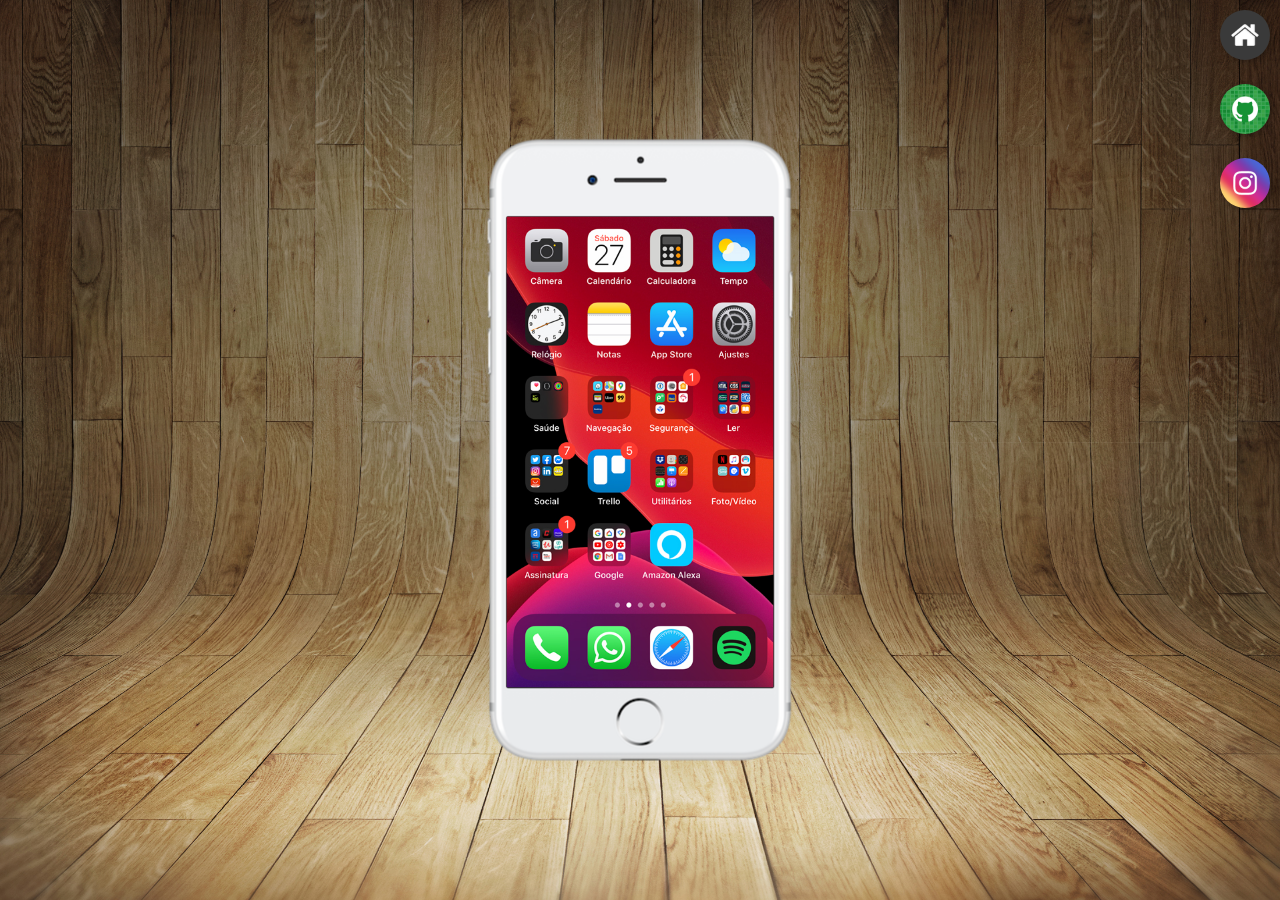
<file: index.html>
<!DOCTYPE html>
<html lang="pt-br">
<head>
    <meta charset="UTF-8">
    <meta name="viewport" content="width=device-width, initial-scale=1.0">
    <link rel="shortcut icon" href="favicon.ico" type="image/x-icon">
    <title>Projeto Redes Sociais</title>
    <link rel="stylesheet" href="estilos/style.css">
</head>
<body>
    <main>
        <section id="telefone">
            <iframe src="home.html" name="tela" id="tela" frameborder="0">
                Seu navegador não é compatível com isso.
            </iframe>
        </section>

        <section id="redes-sociais">
            <a href="home.html" target="tela"><img src="imagens/logo-home.jpg" alt=""></a> <br>
            <a href="github.html" target="tela"><img src="imagens/logo-github.jpg" alt=""></a> <br>
            <a href="instagram.html" target="tela"><img src="imagens/logo-instagram.jpg" alt=""></a> <br>
        </section>
    </main>
</body>
</html>
</file>
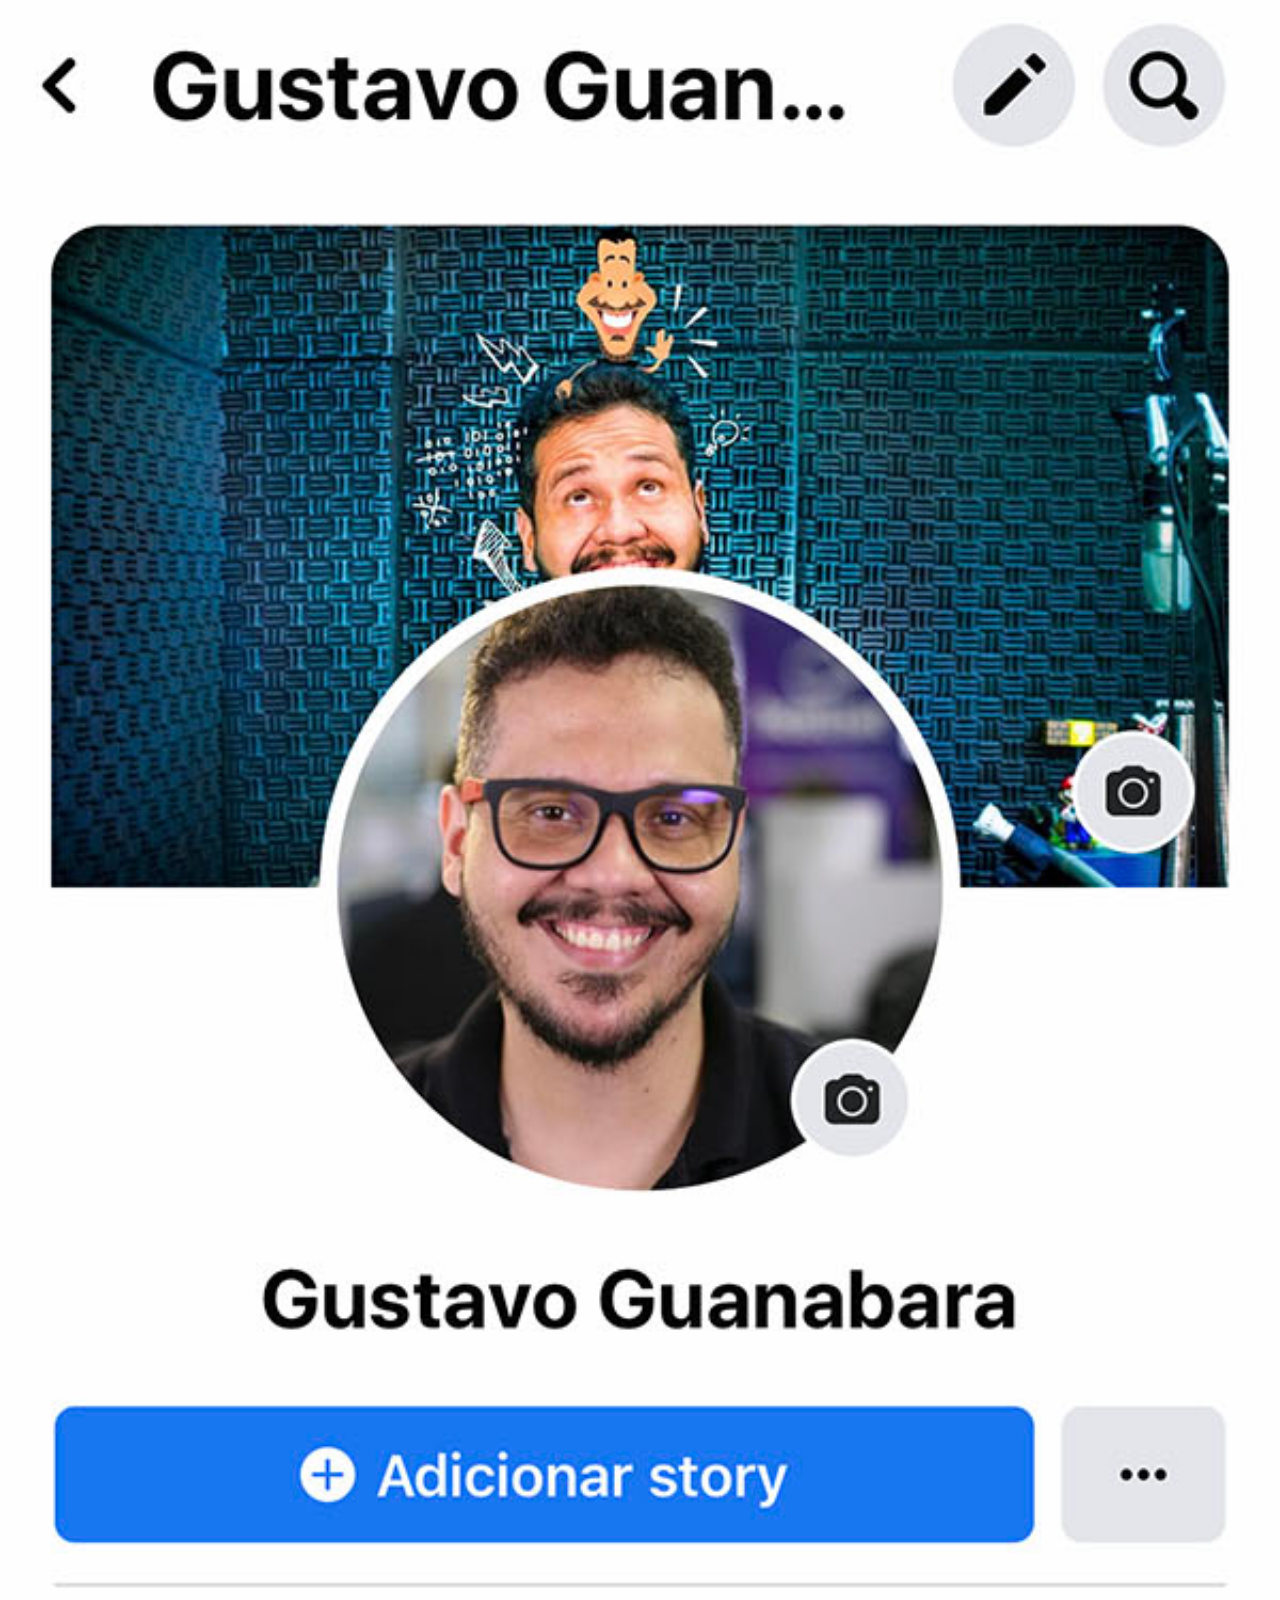
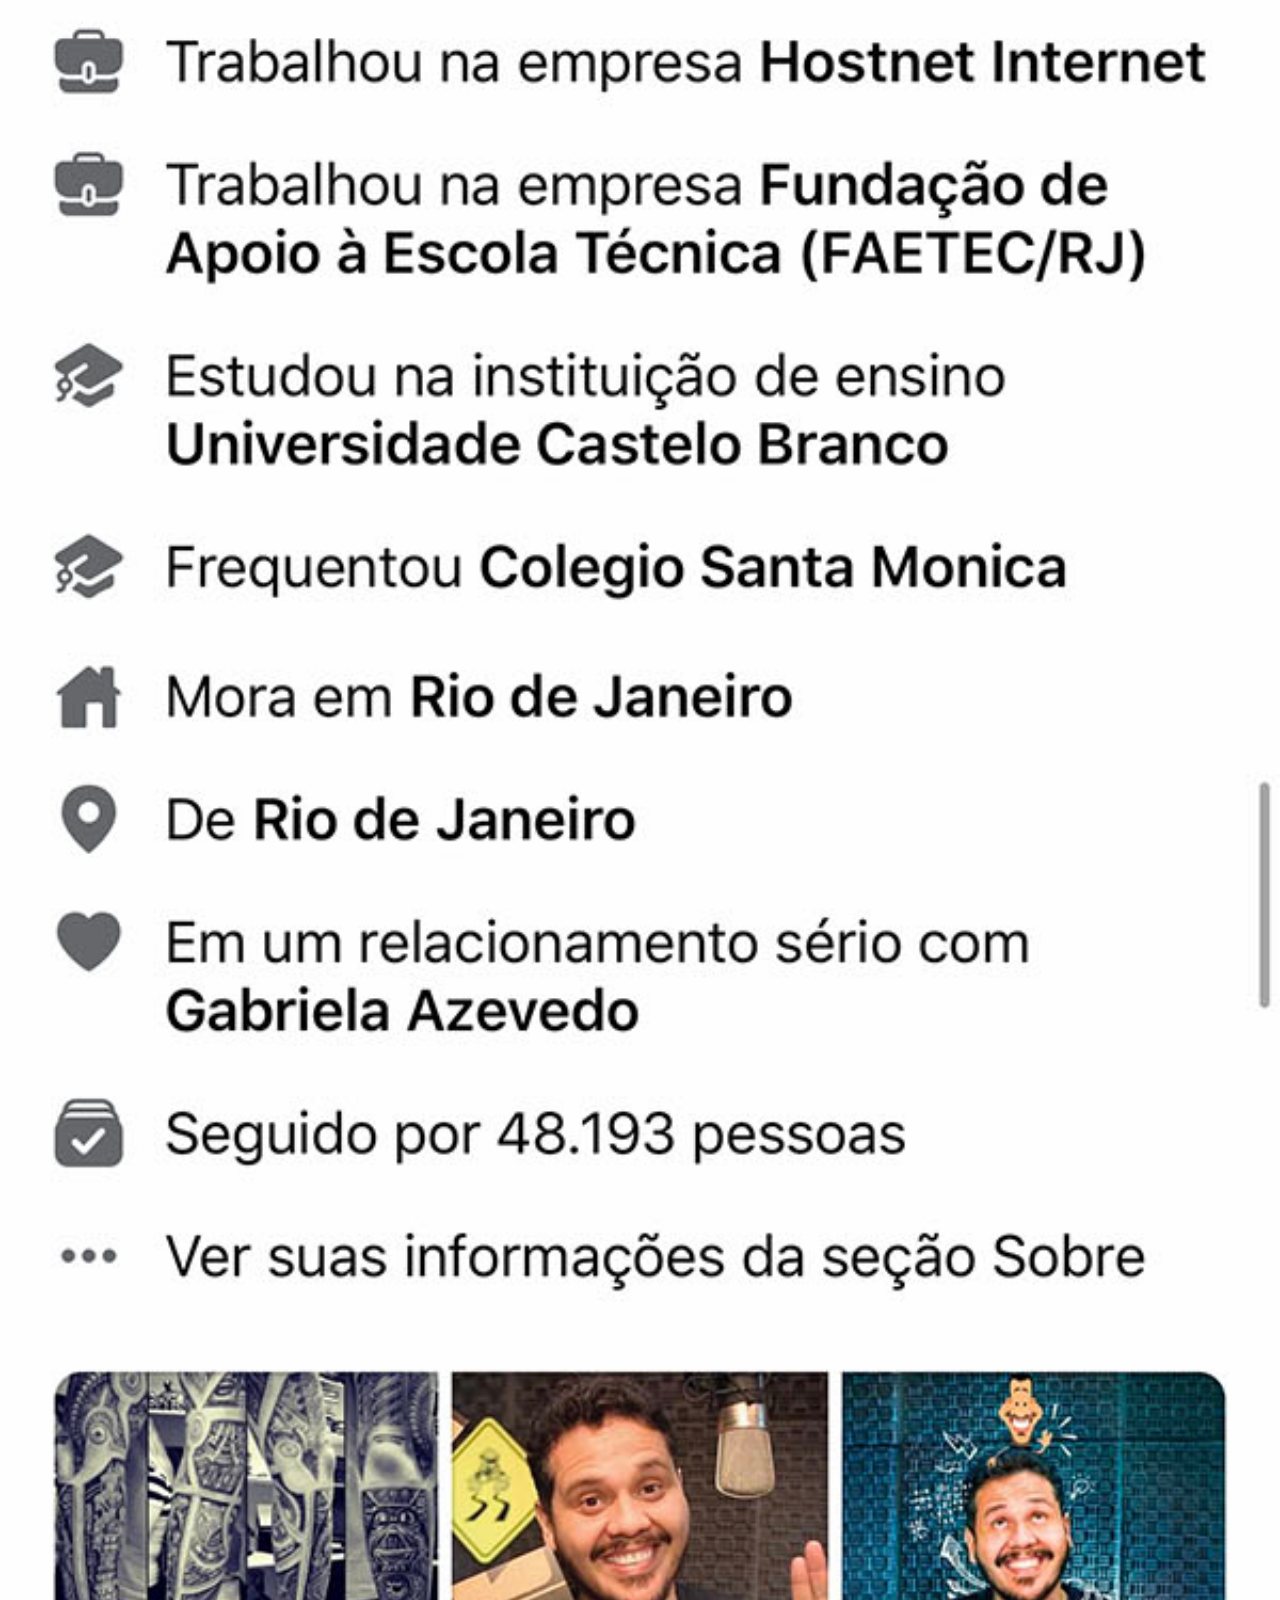
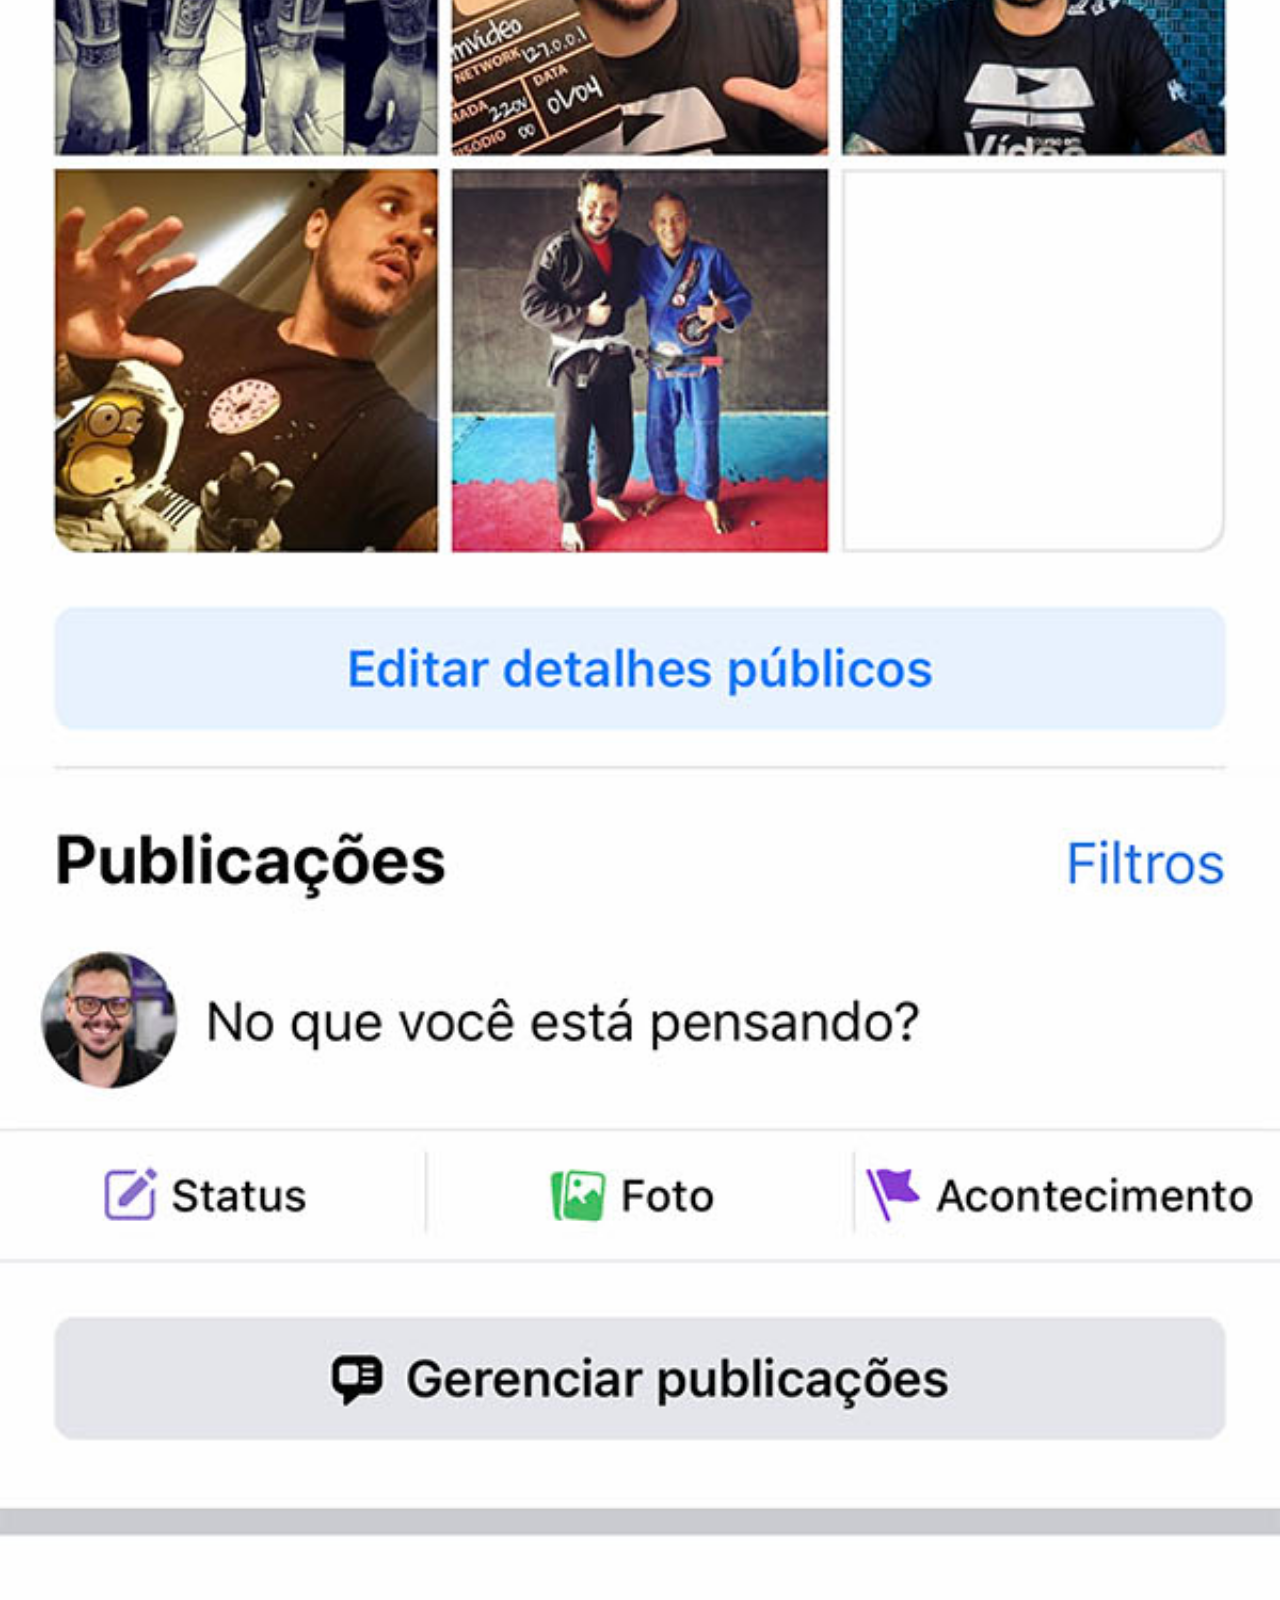
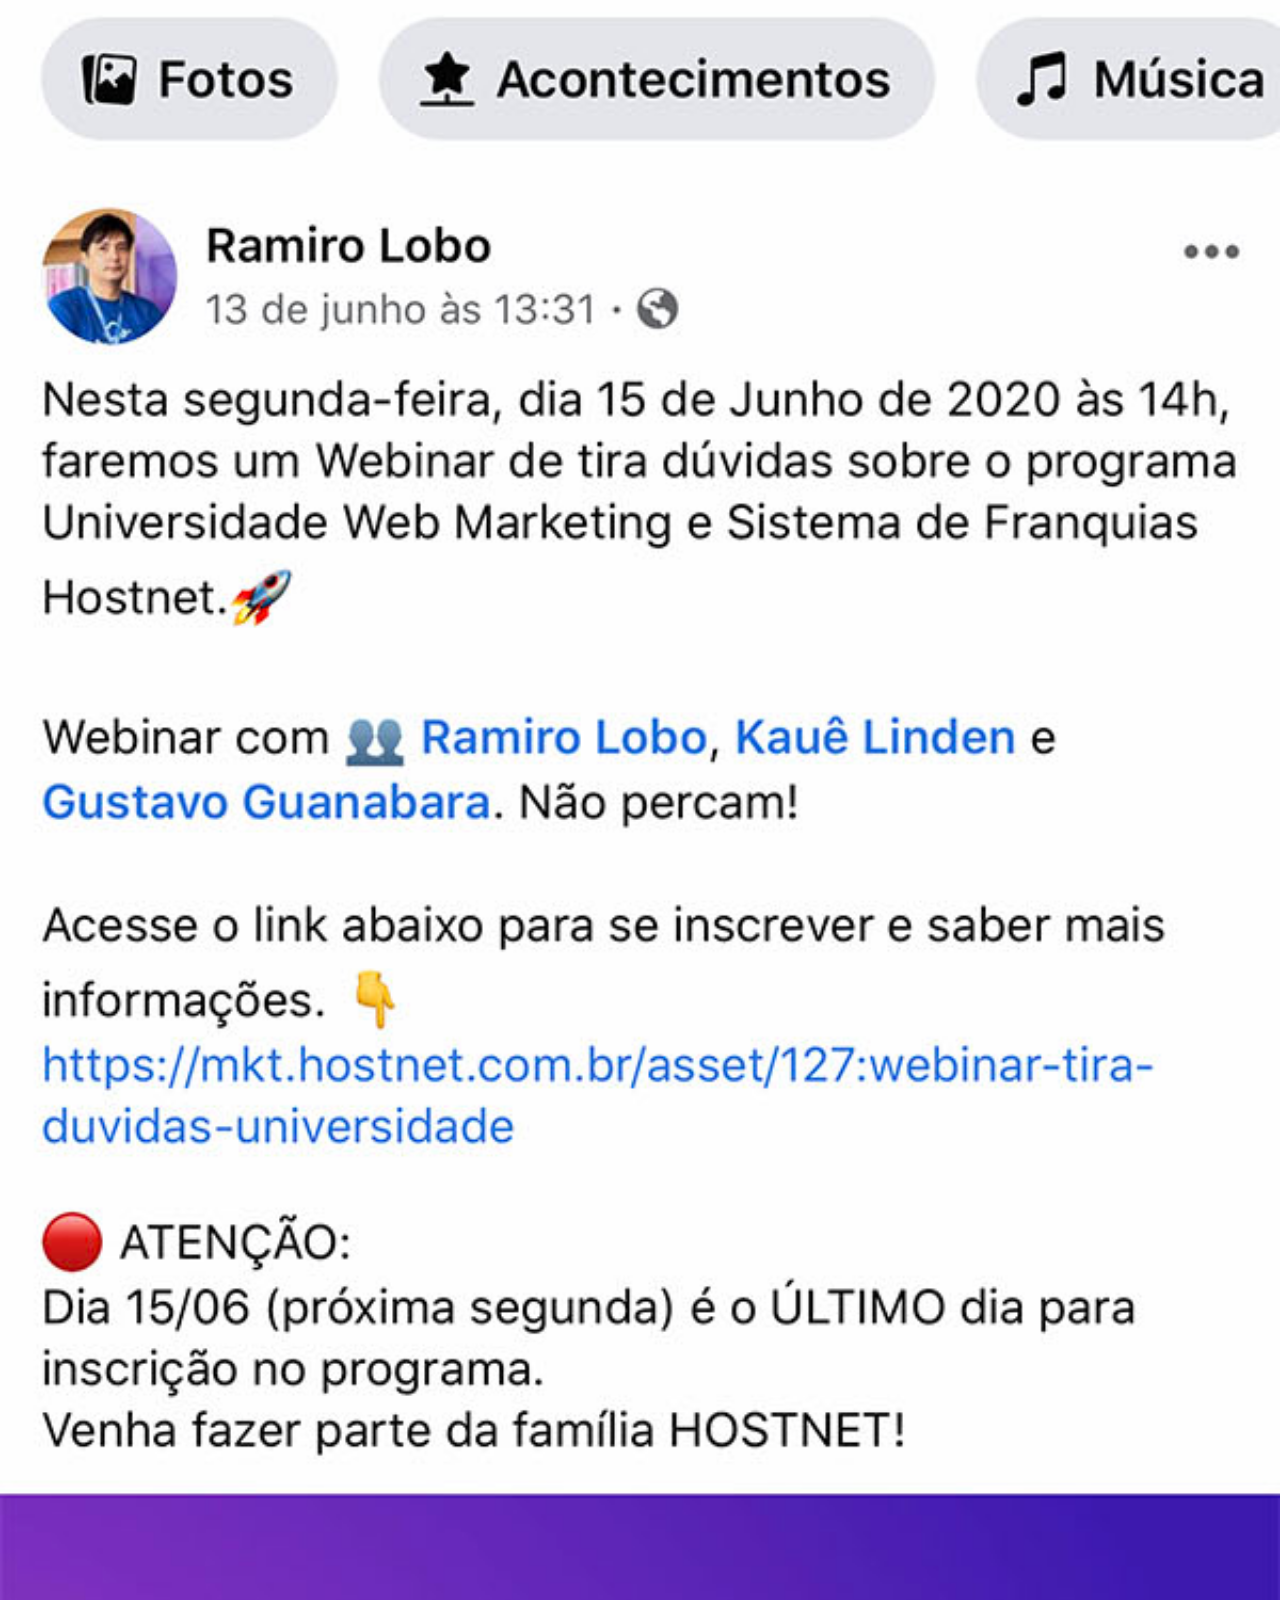
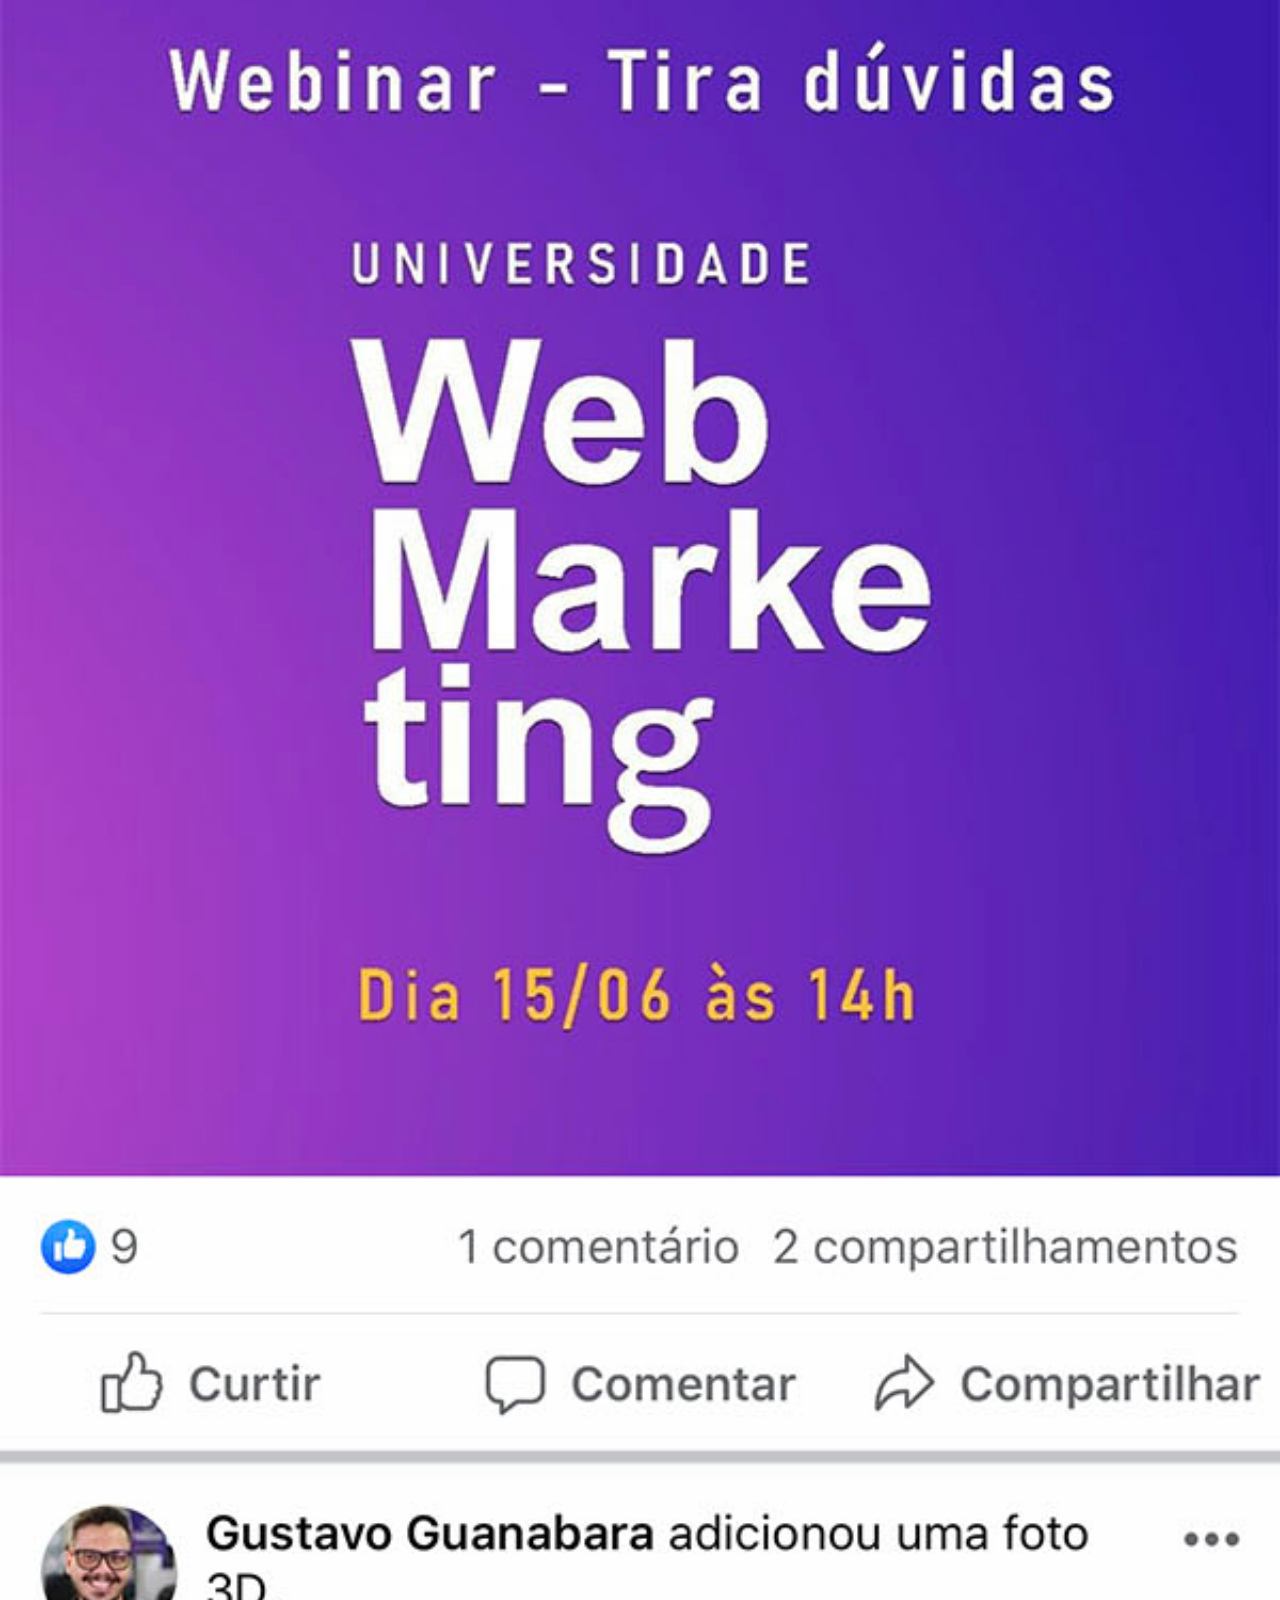
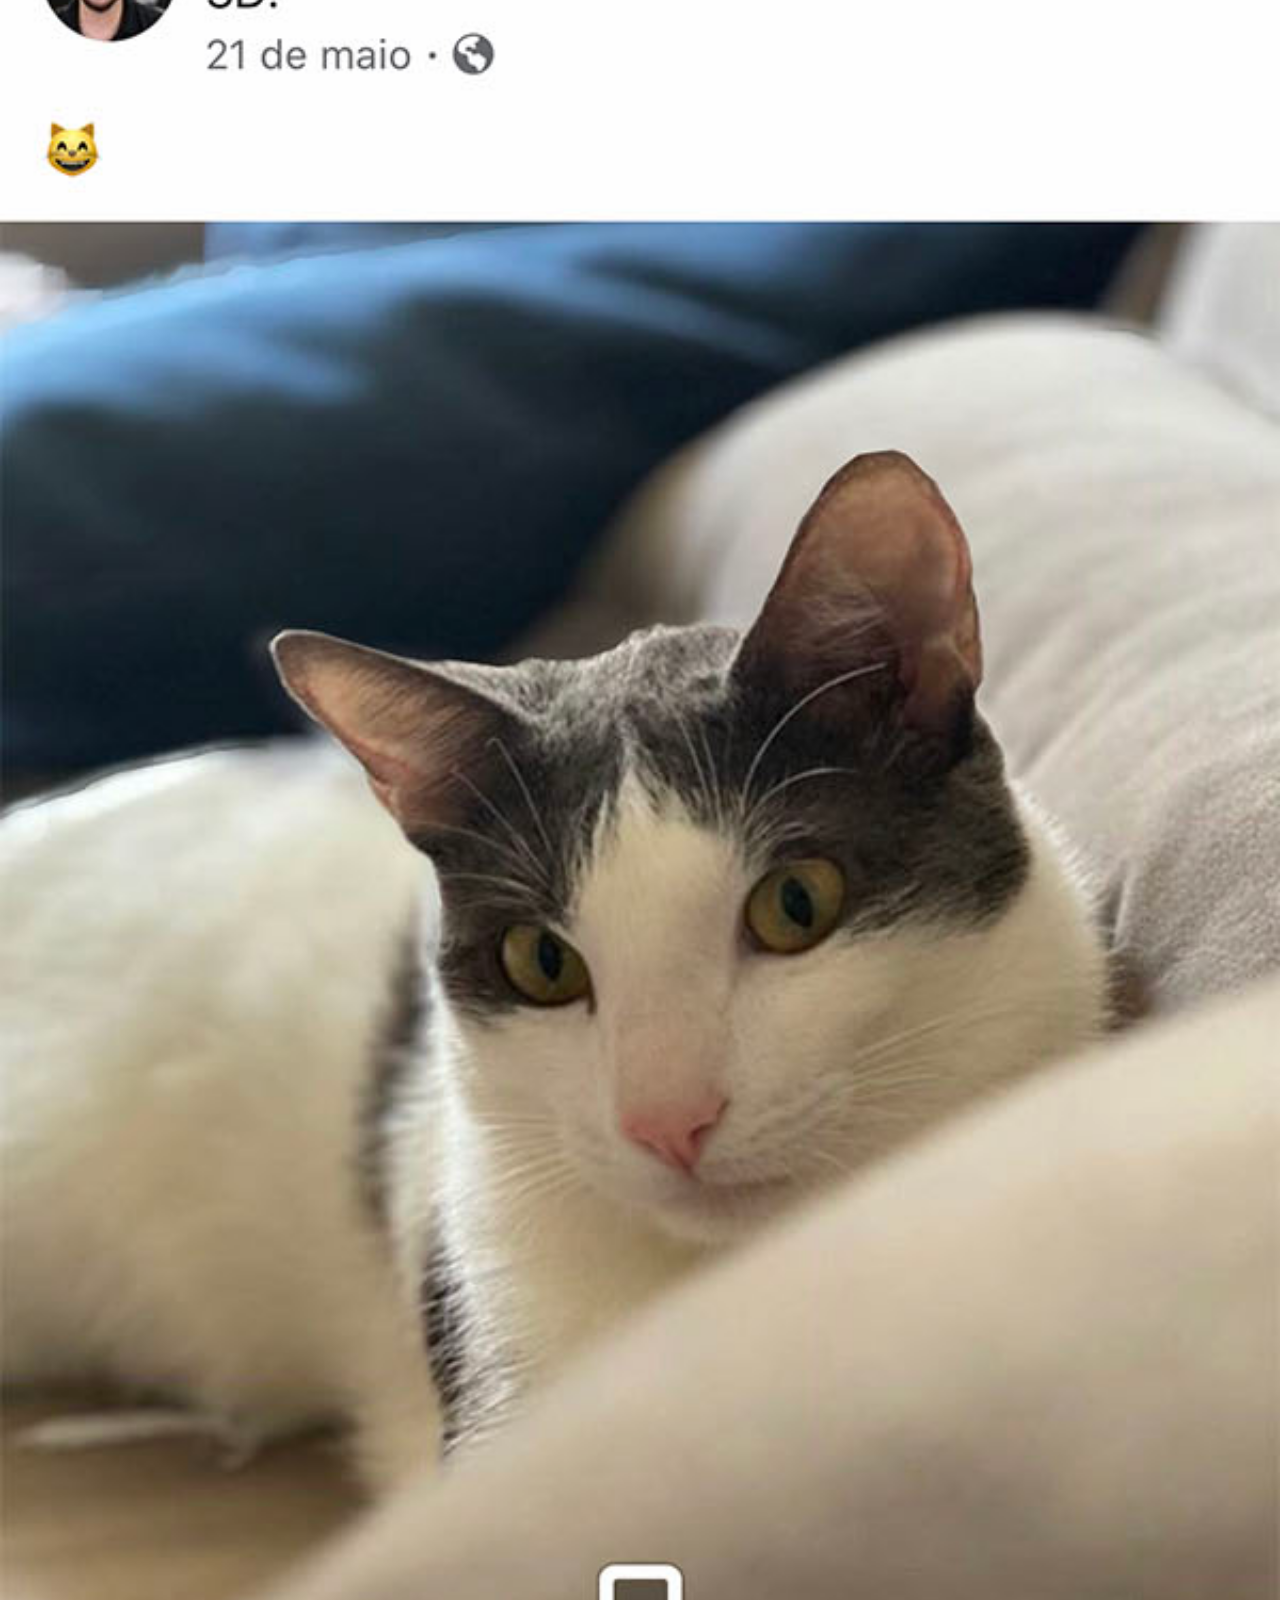
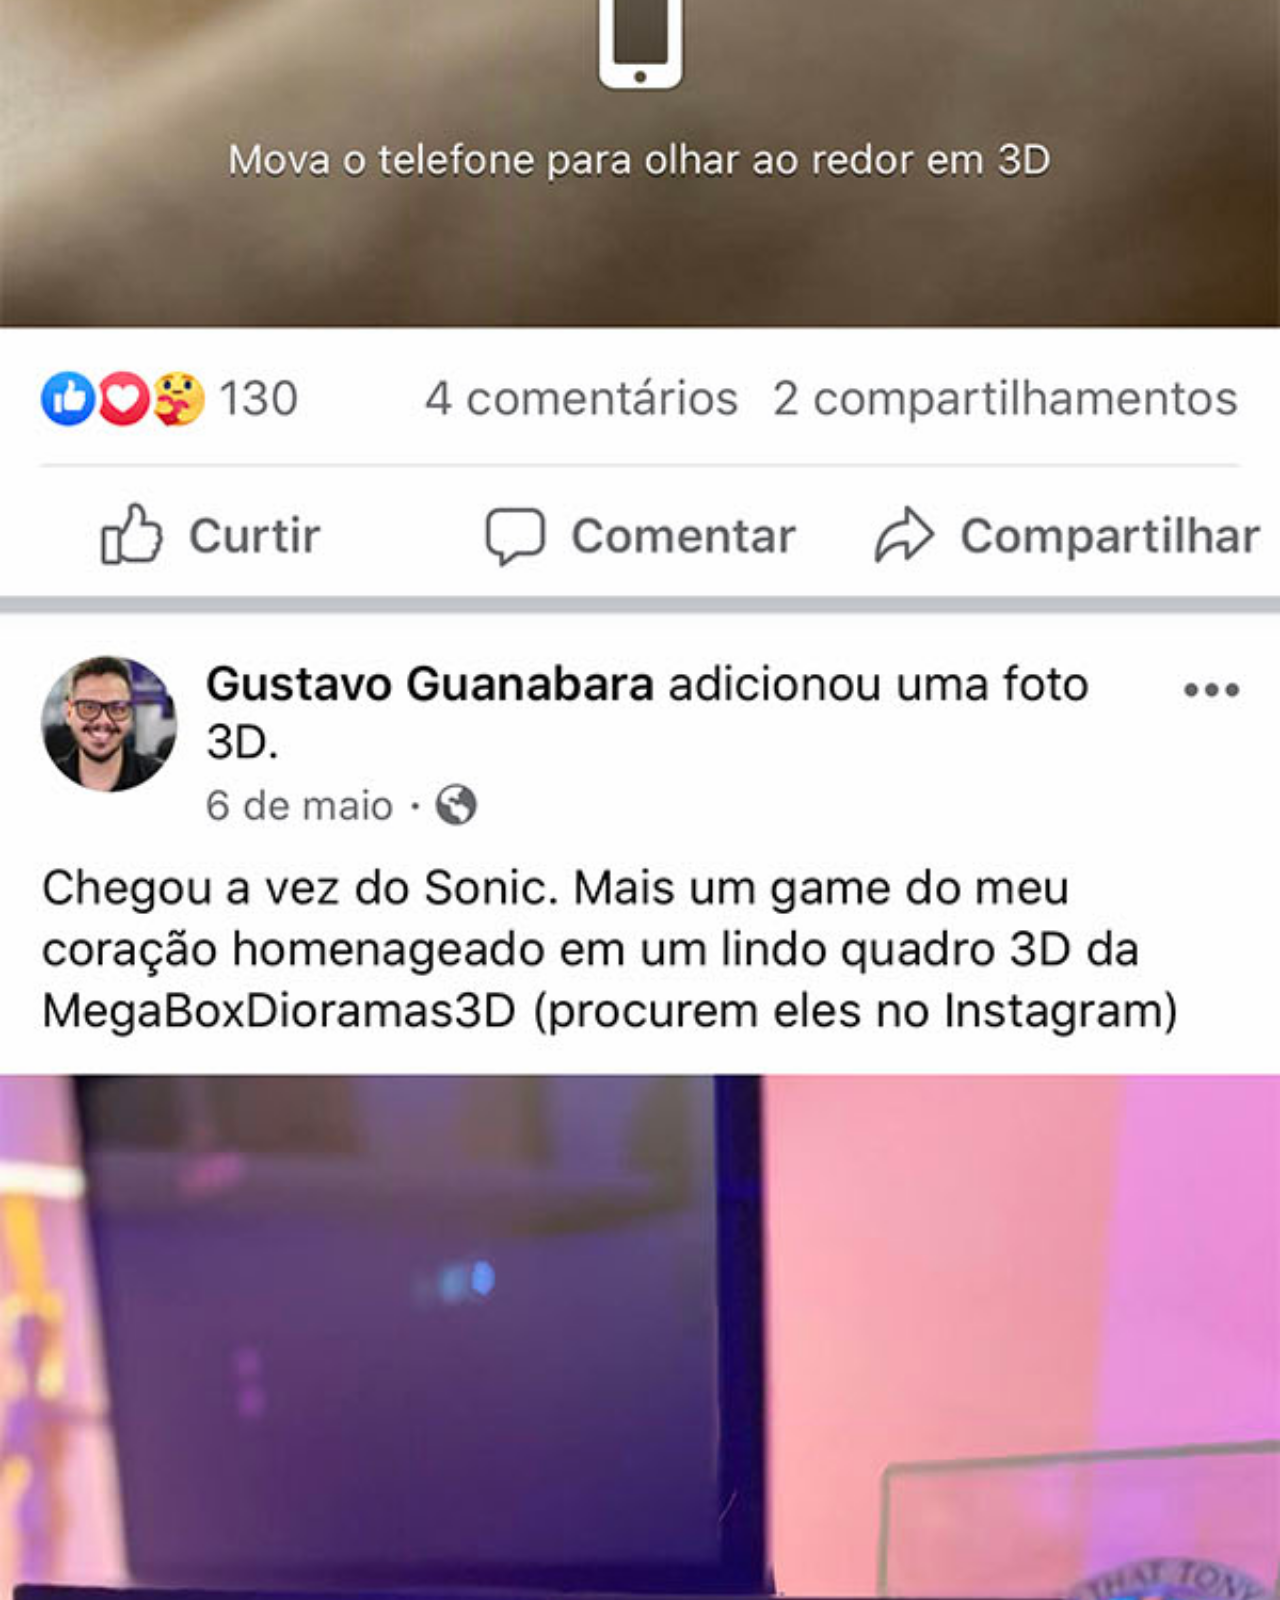
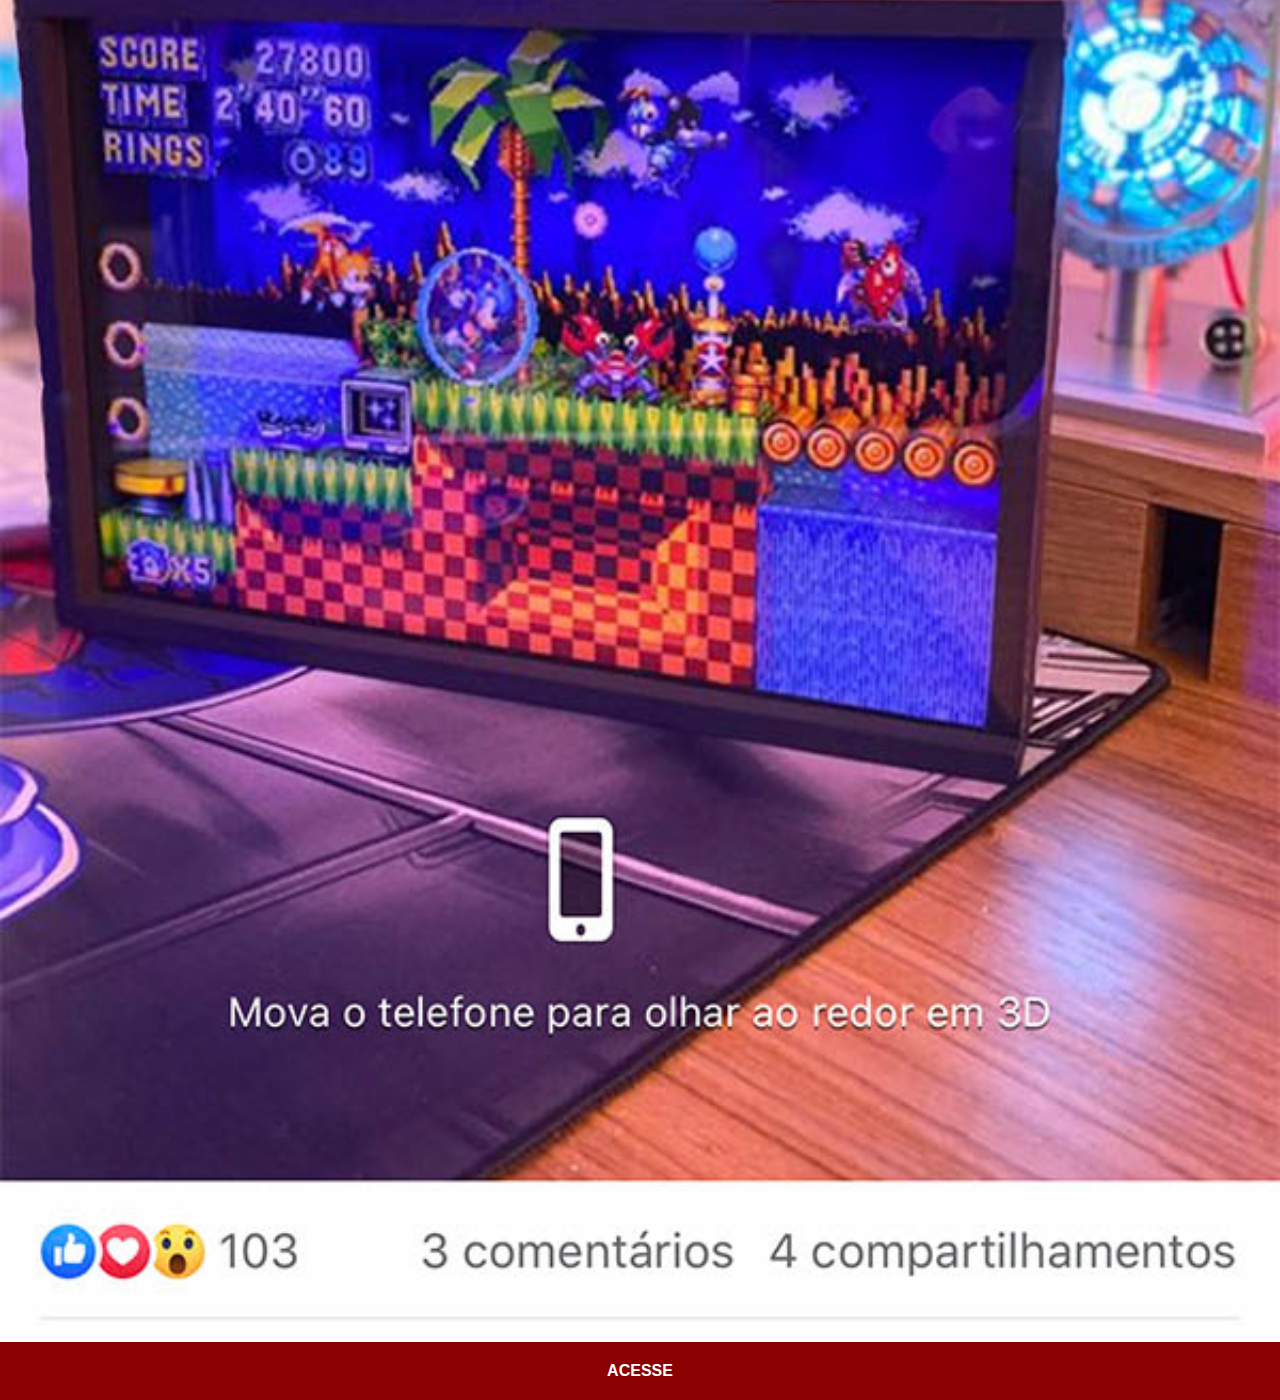
<file: facebook.html>
<!DOCTYPE html>
<html lang="pt-br">
<head>
    <meta charset="UTF-8">
    <meta name="viewport" content="width=device-width, initial-scale=1.0">
    <title>Facebook</title>
    <link rel="stylesheet" href="estilos/social.css">
</head>
<body>
    <img src="imagens/tela-facebook.jpg" alt="facebook">
    <a href="#">ACESSE</a>
</body>
</html>
</file>
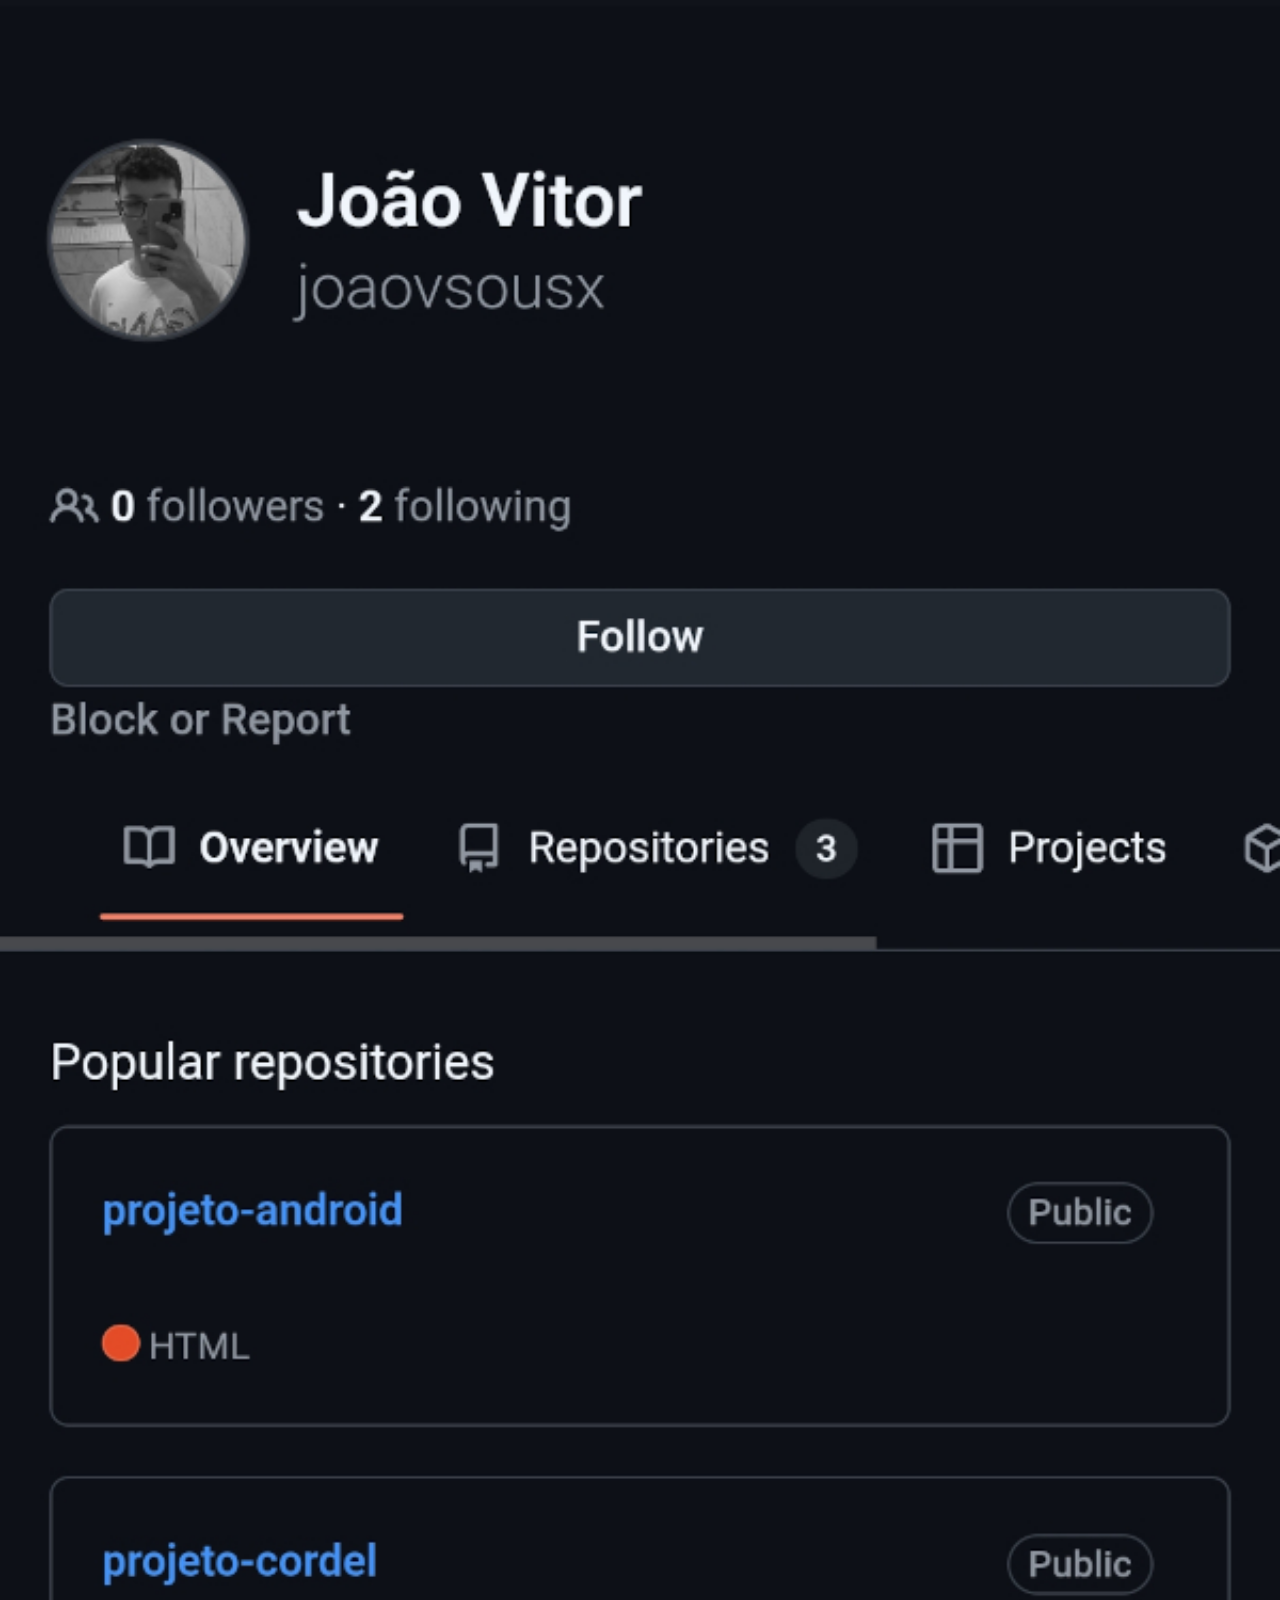
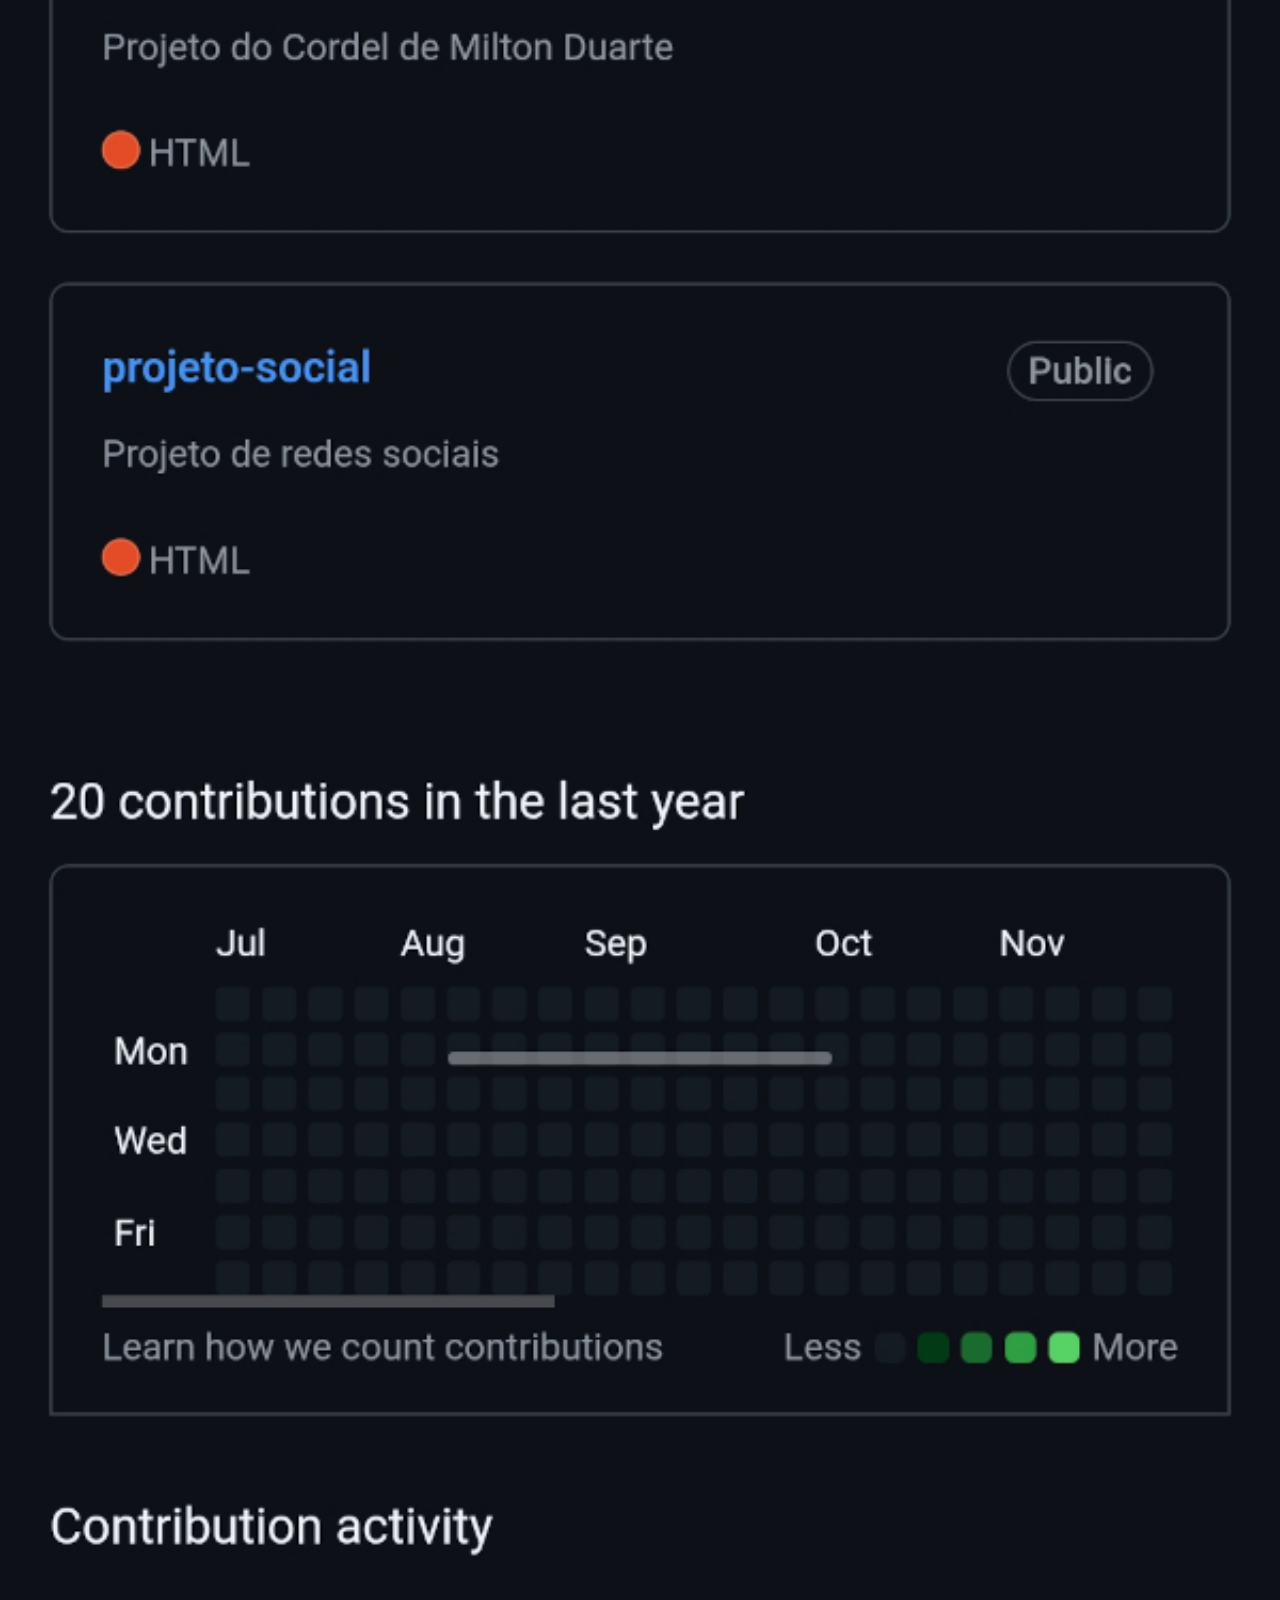
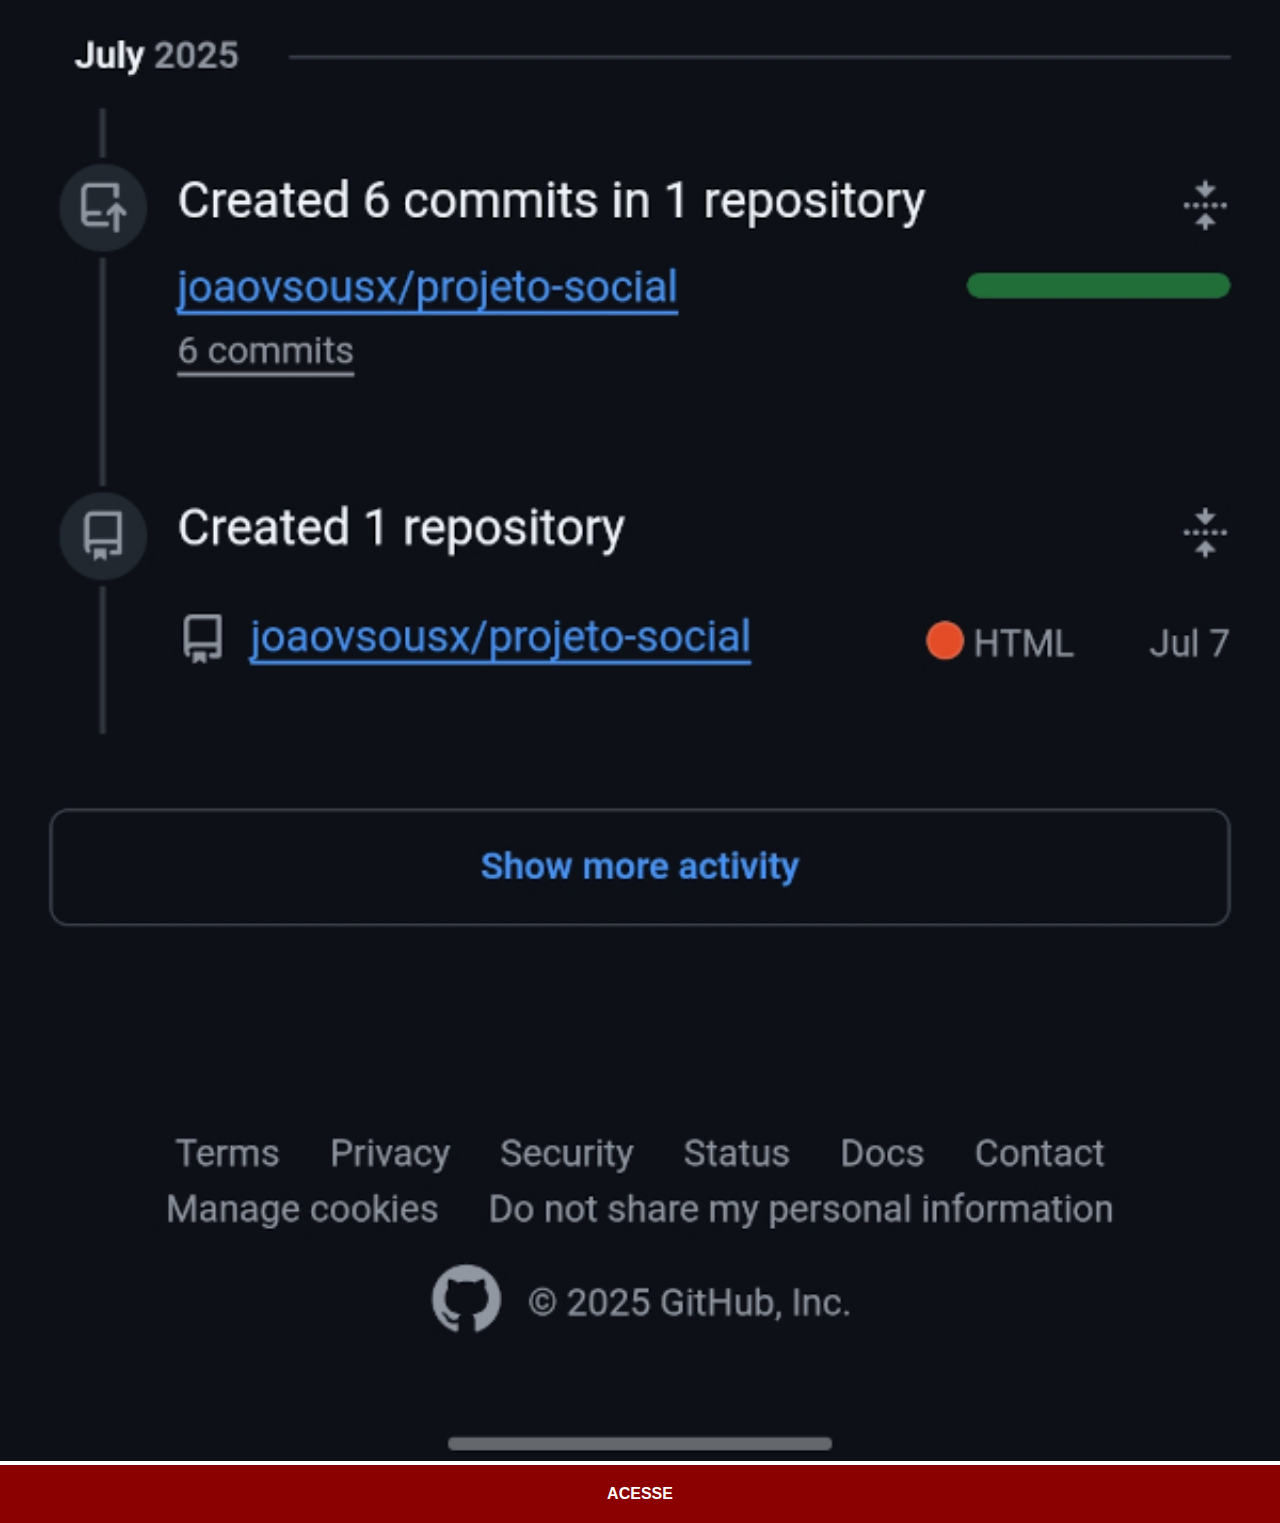
<file: github.html>
<!DOCTYPE html>
<html lang="pt-br">
<head>
    <meta charset="UTF-8">
    <meta name="viewport" content="width=device-width, initial-scale=1.0">
    <title>GitHub</title>
    <link rel="stylesheet" href="estilos/social.css">
</head>
<body>
    <img src="imagens/github.jpg" alt="GitHub">
    <a href="https://github.com/joaovsousx" target="_blank">ACESSE</a>
</body>
</html>
</file>
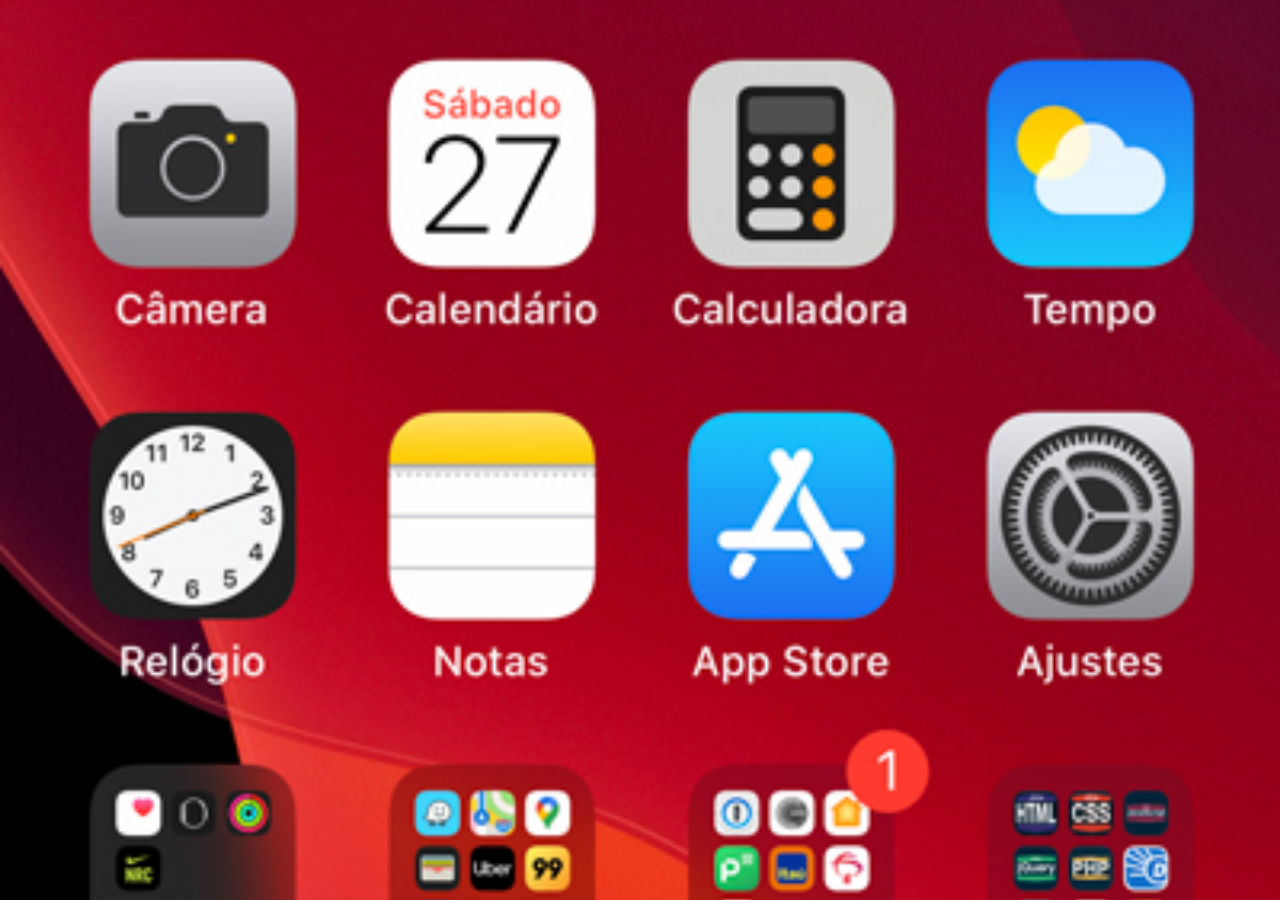
<file: home.html>
<!DOCTYPE html>
<html lang="pt-br">
<head>
    <meta charset="UTF-8">
    <meta name="viewport" content="width=device-width, initial-scale=1.0">
    <title>Home</title>
</head>
<style>
    *{
        margin: 0px;
        padding: 0px;
    }

    body{
        height: 100vh;
        width: 100vw;
        background: black url('imagens/tela-home.jpg') no-repeat top center;
        background-size: cover;
    }
</style>
<body>
    
</body>
</html>
</file>
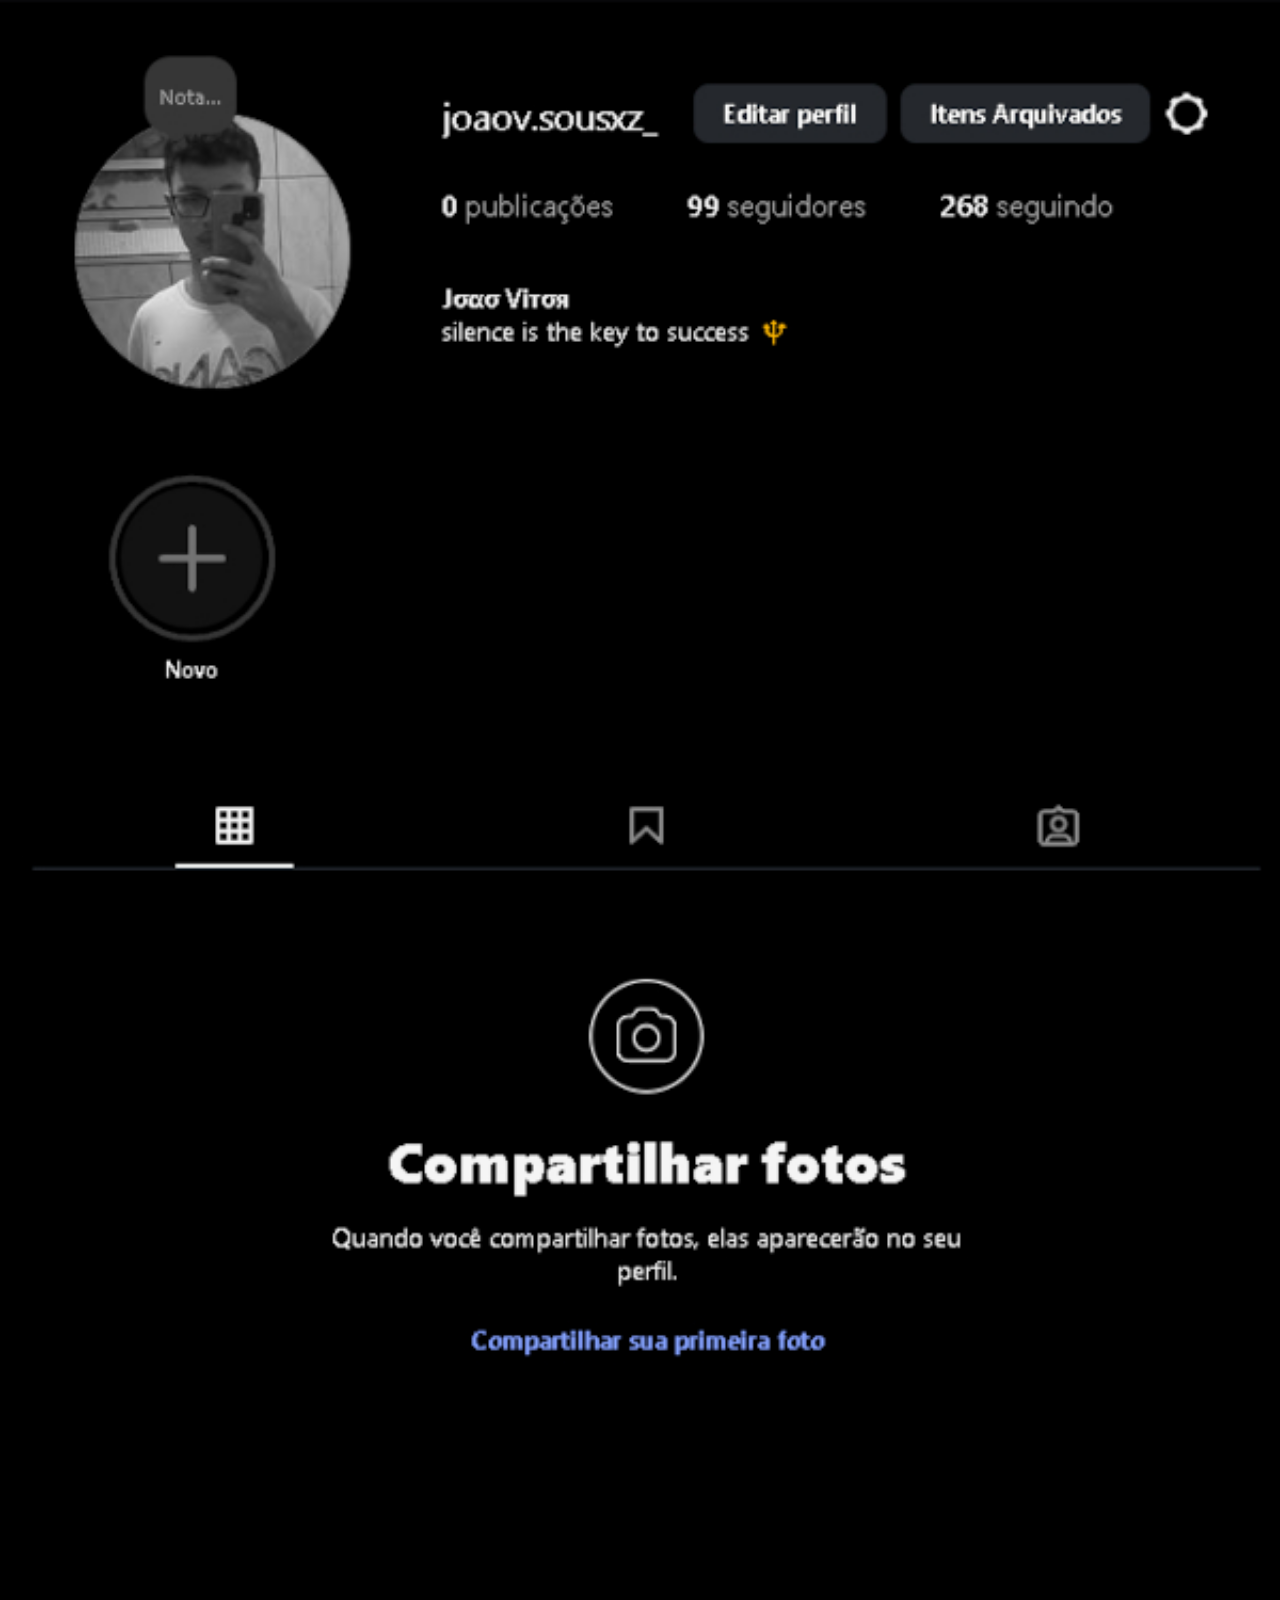
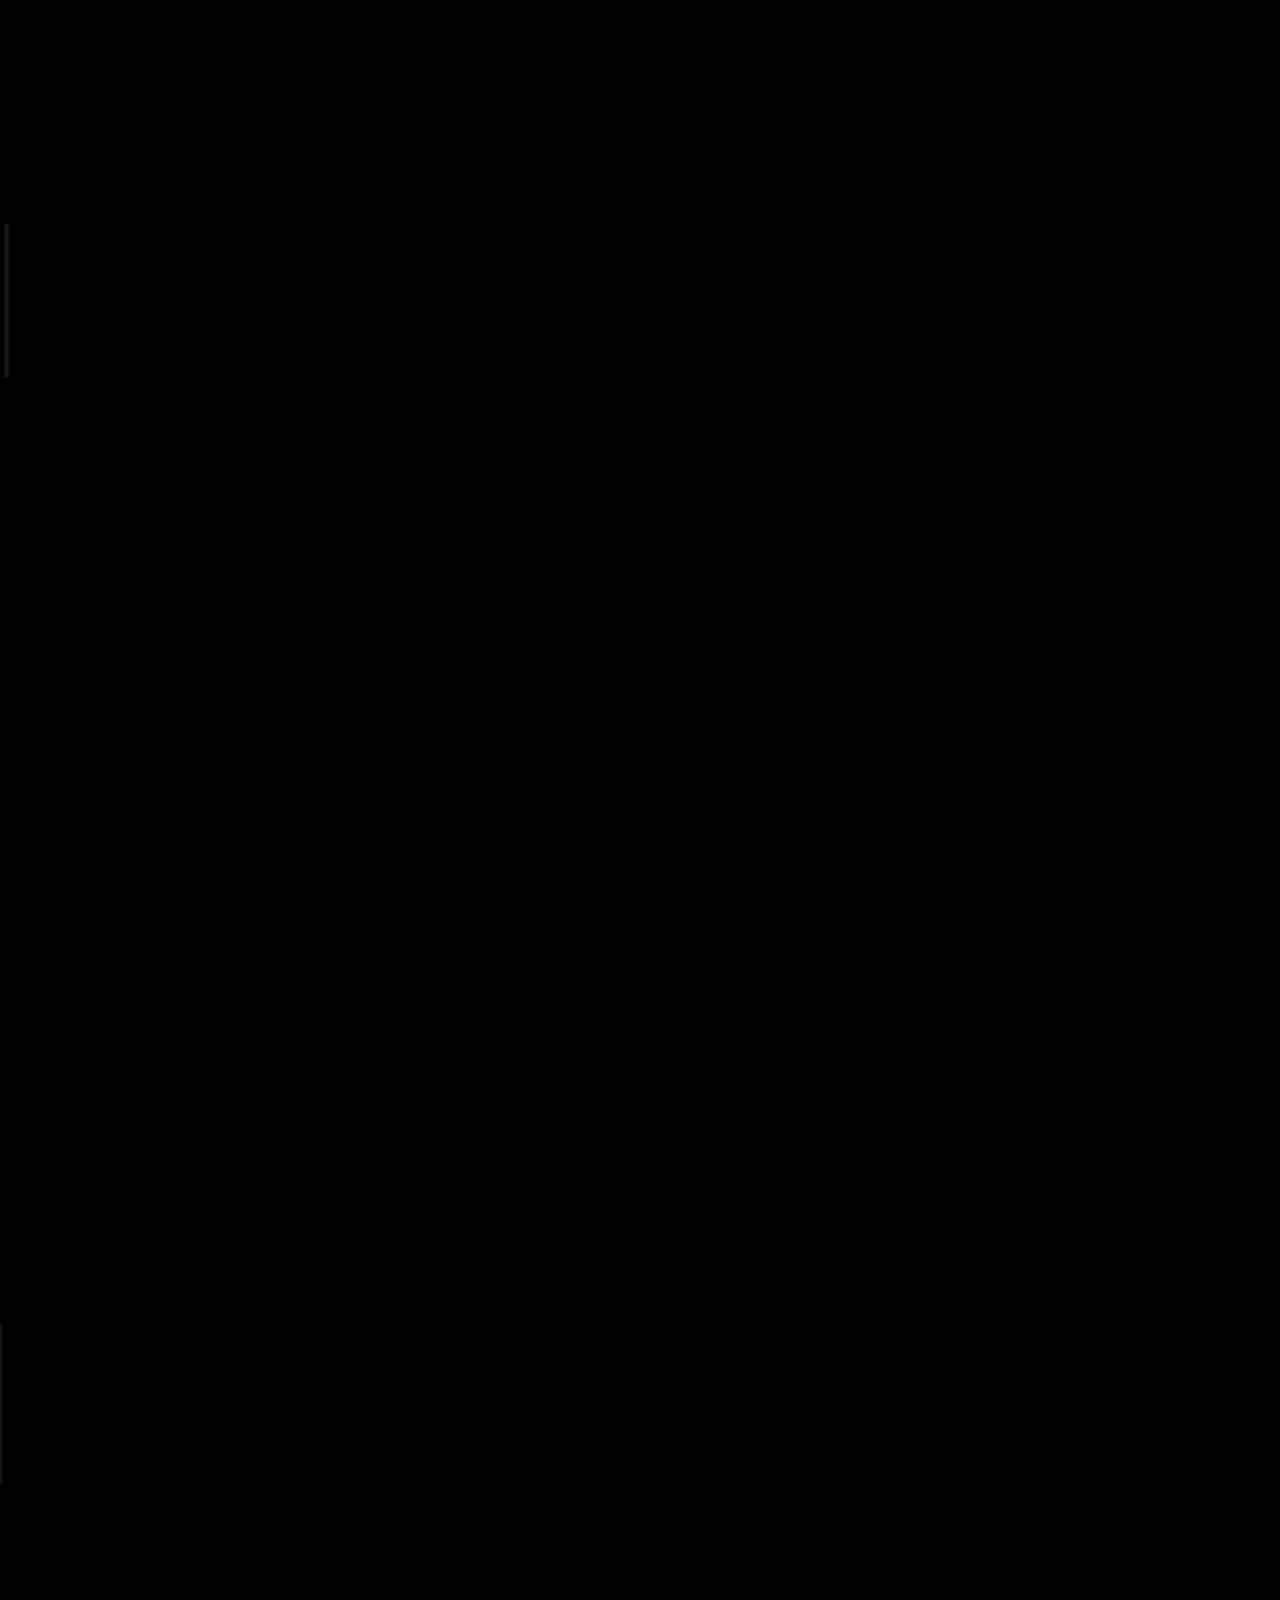
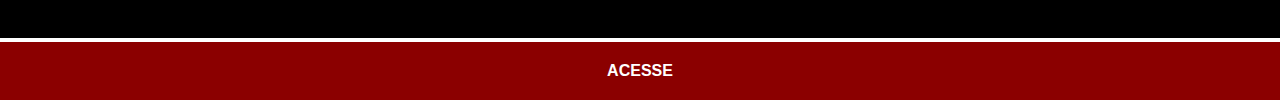
<file: instagram.html>
<!DOCTYPE html>
<html lang="pt-br">
<head>
    <meta charset="UTF-8">
    <meta name="viewport" content="width=device-width, initial-scale=1.0">
    <title>Instagram</title>
    <link rel="stylesheet" href="estilos/social.css">
</head>
<body>
    <img src="imagens/instagram.jpg" alt="instagram">
    <a href="https://www.instagram.com/joaov.sousxz_/" target="_blank">ACESSE</a>
</body>
</html>
</file>
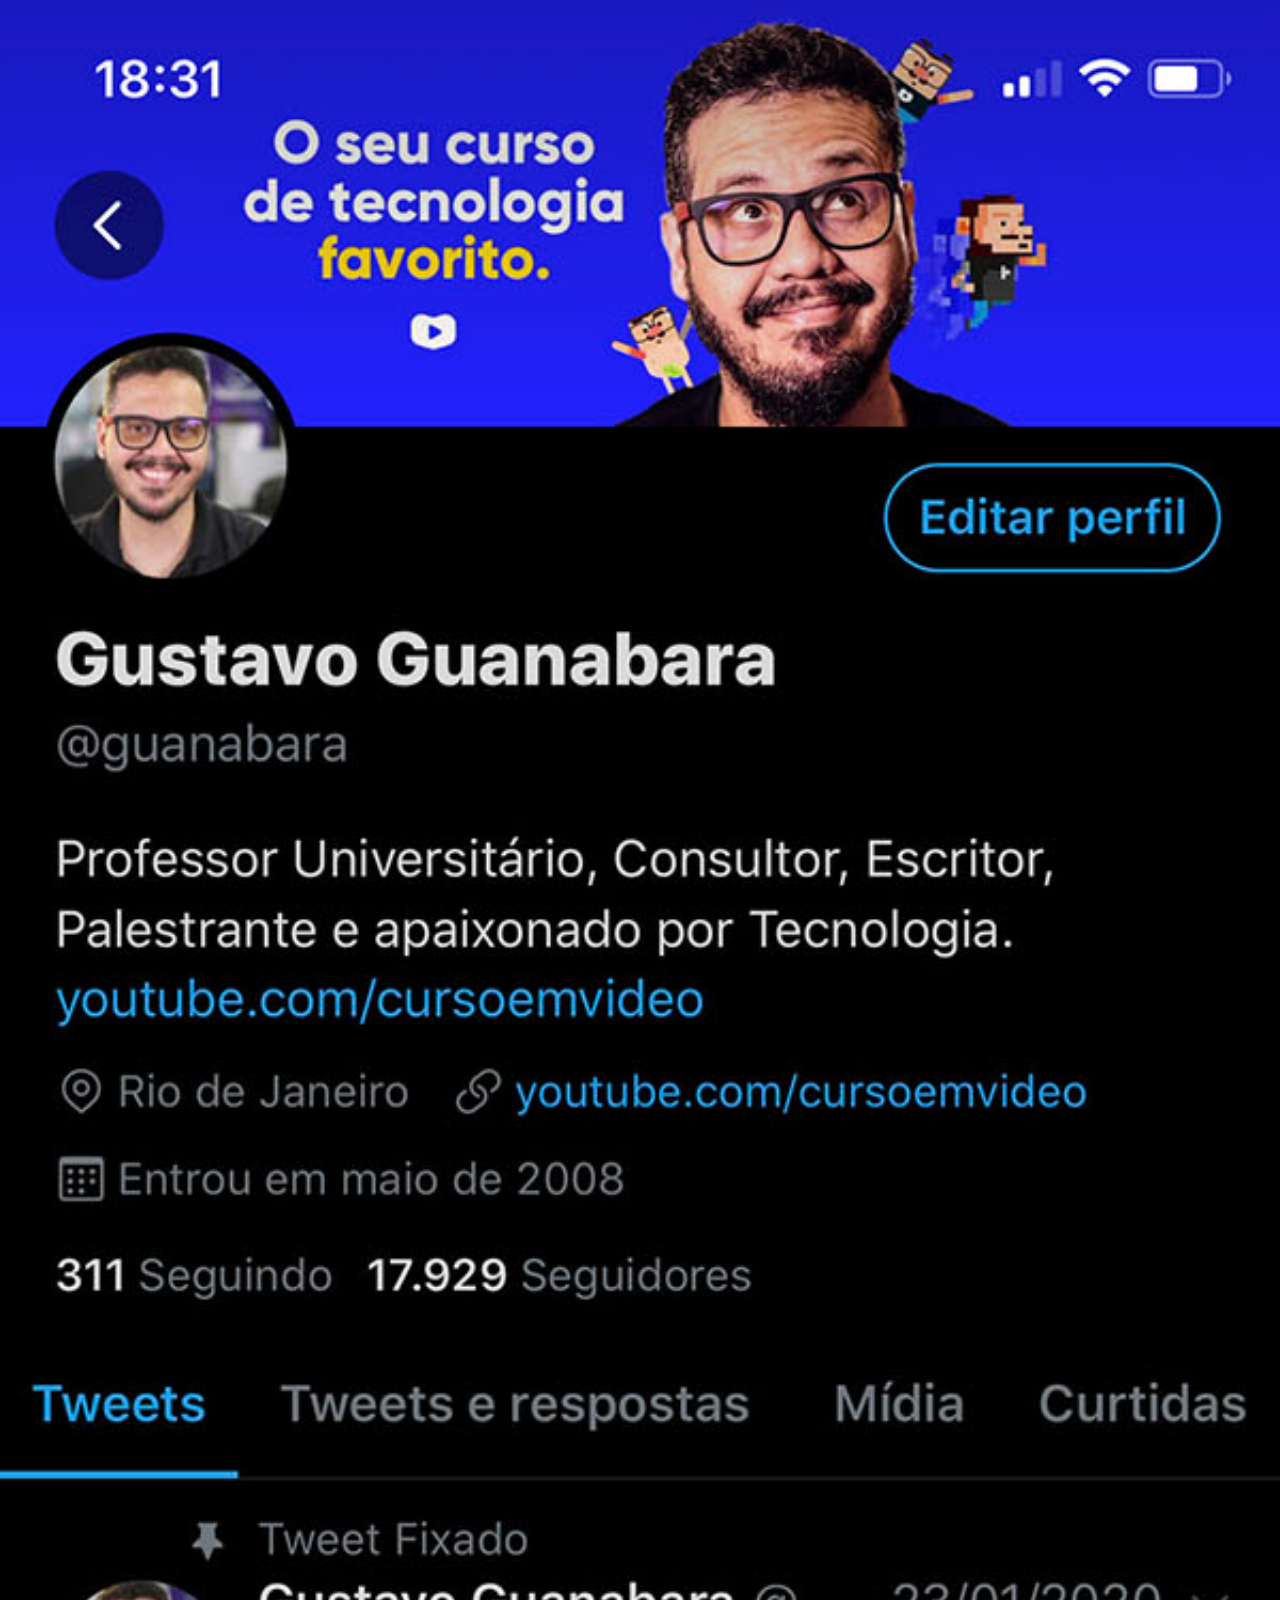
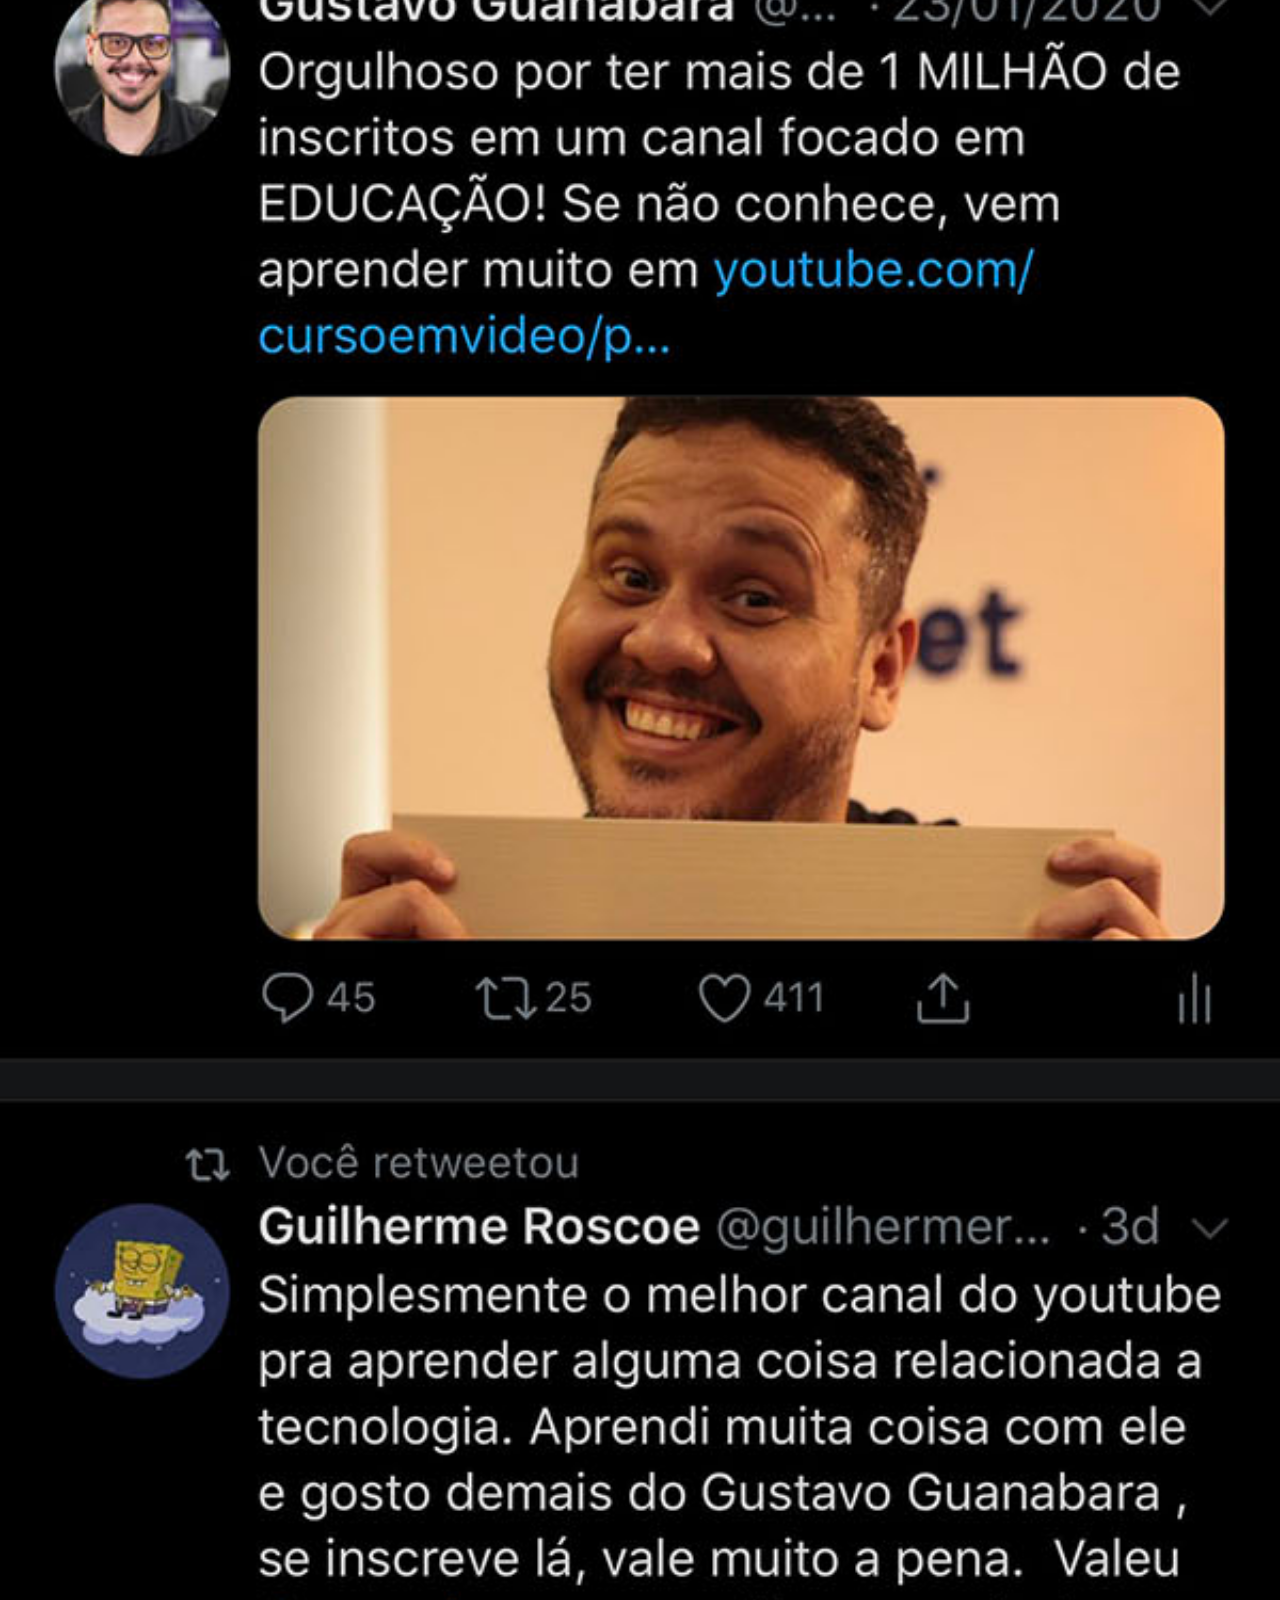
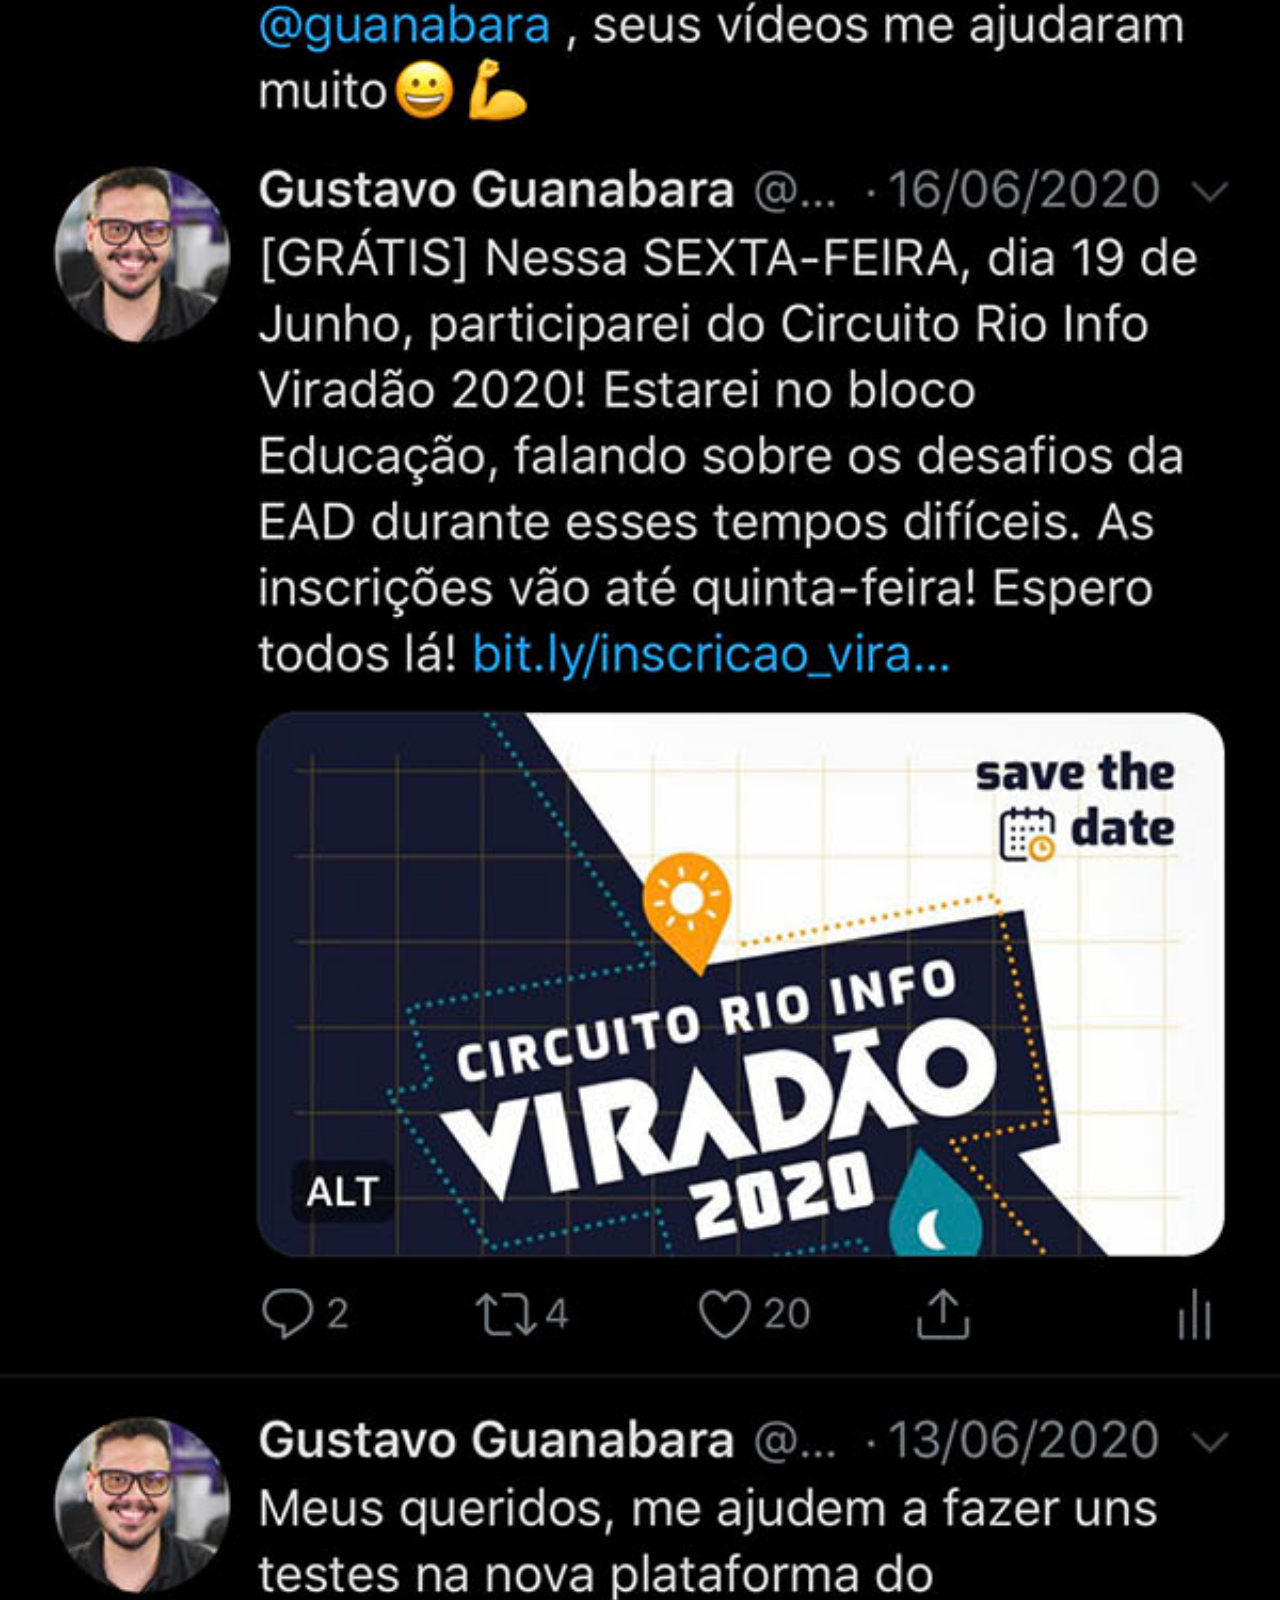
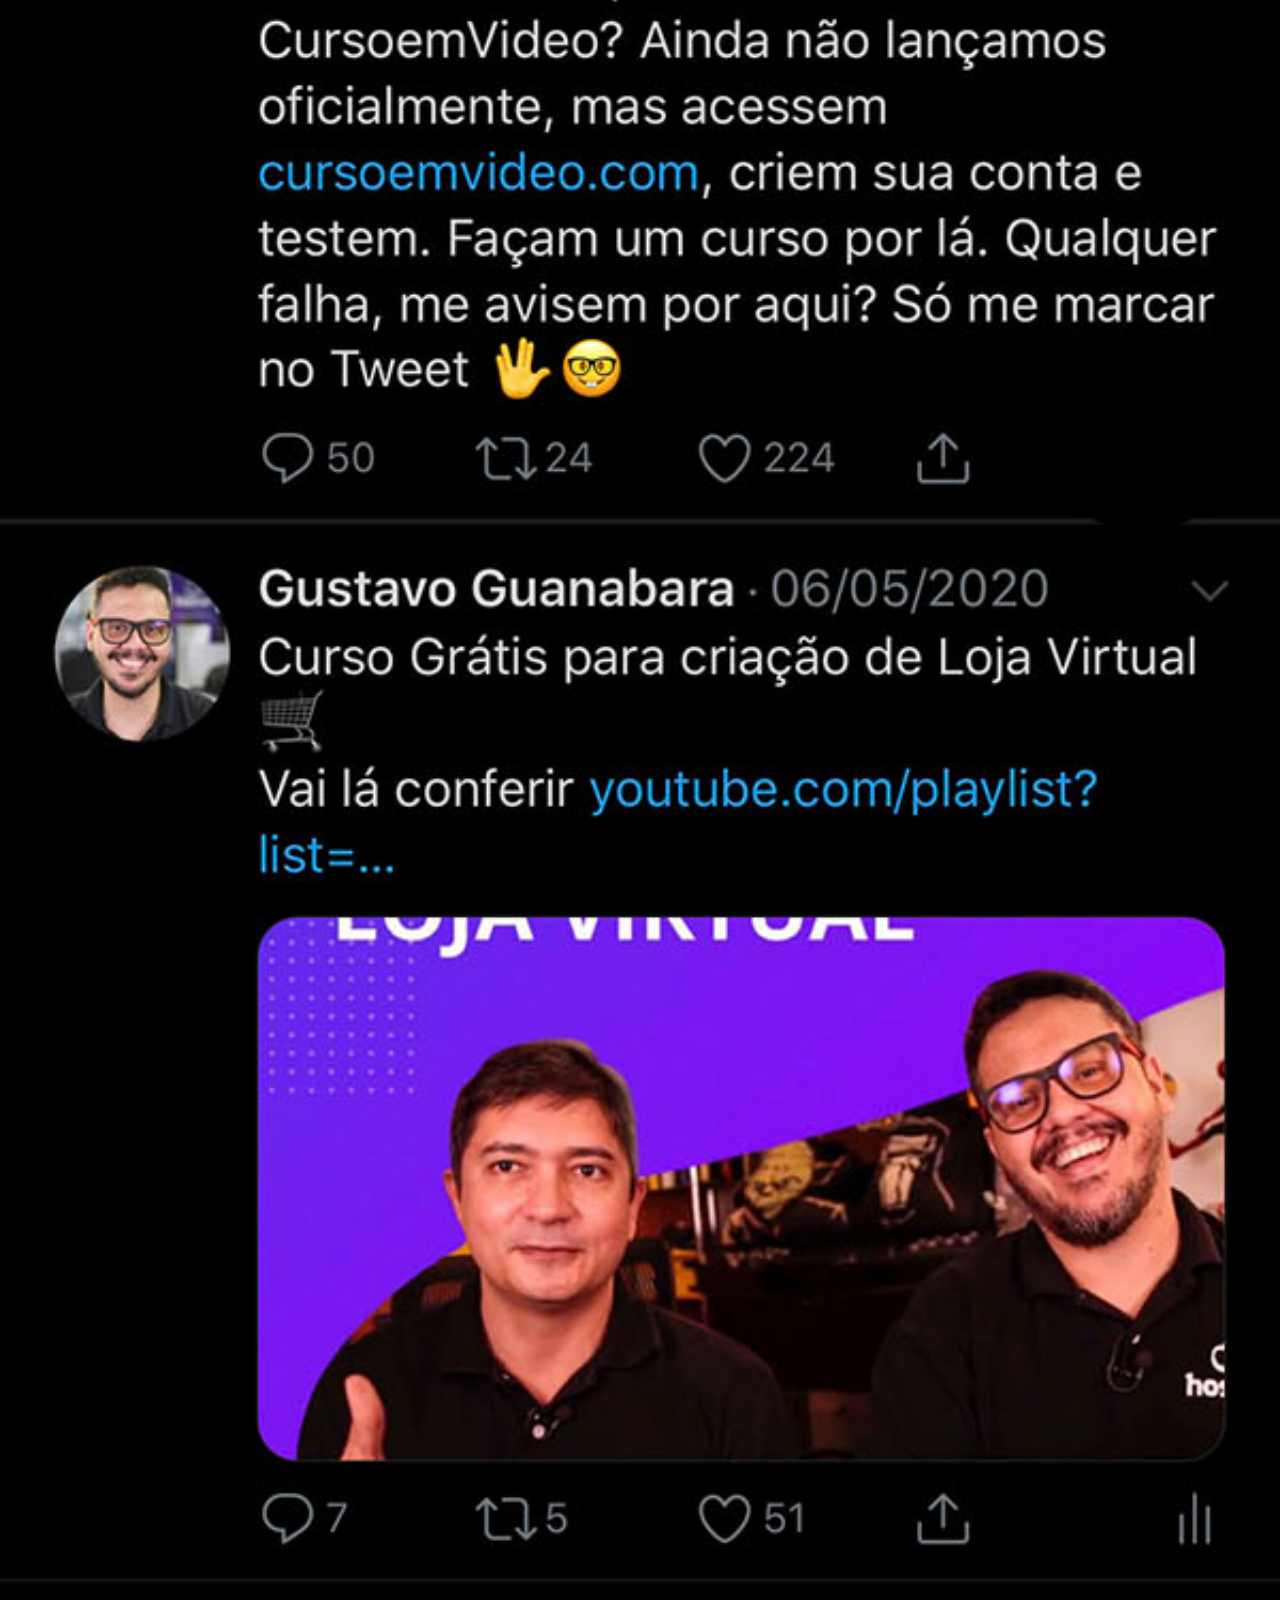
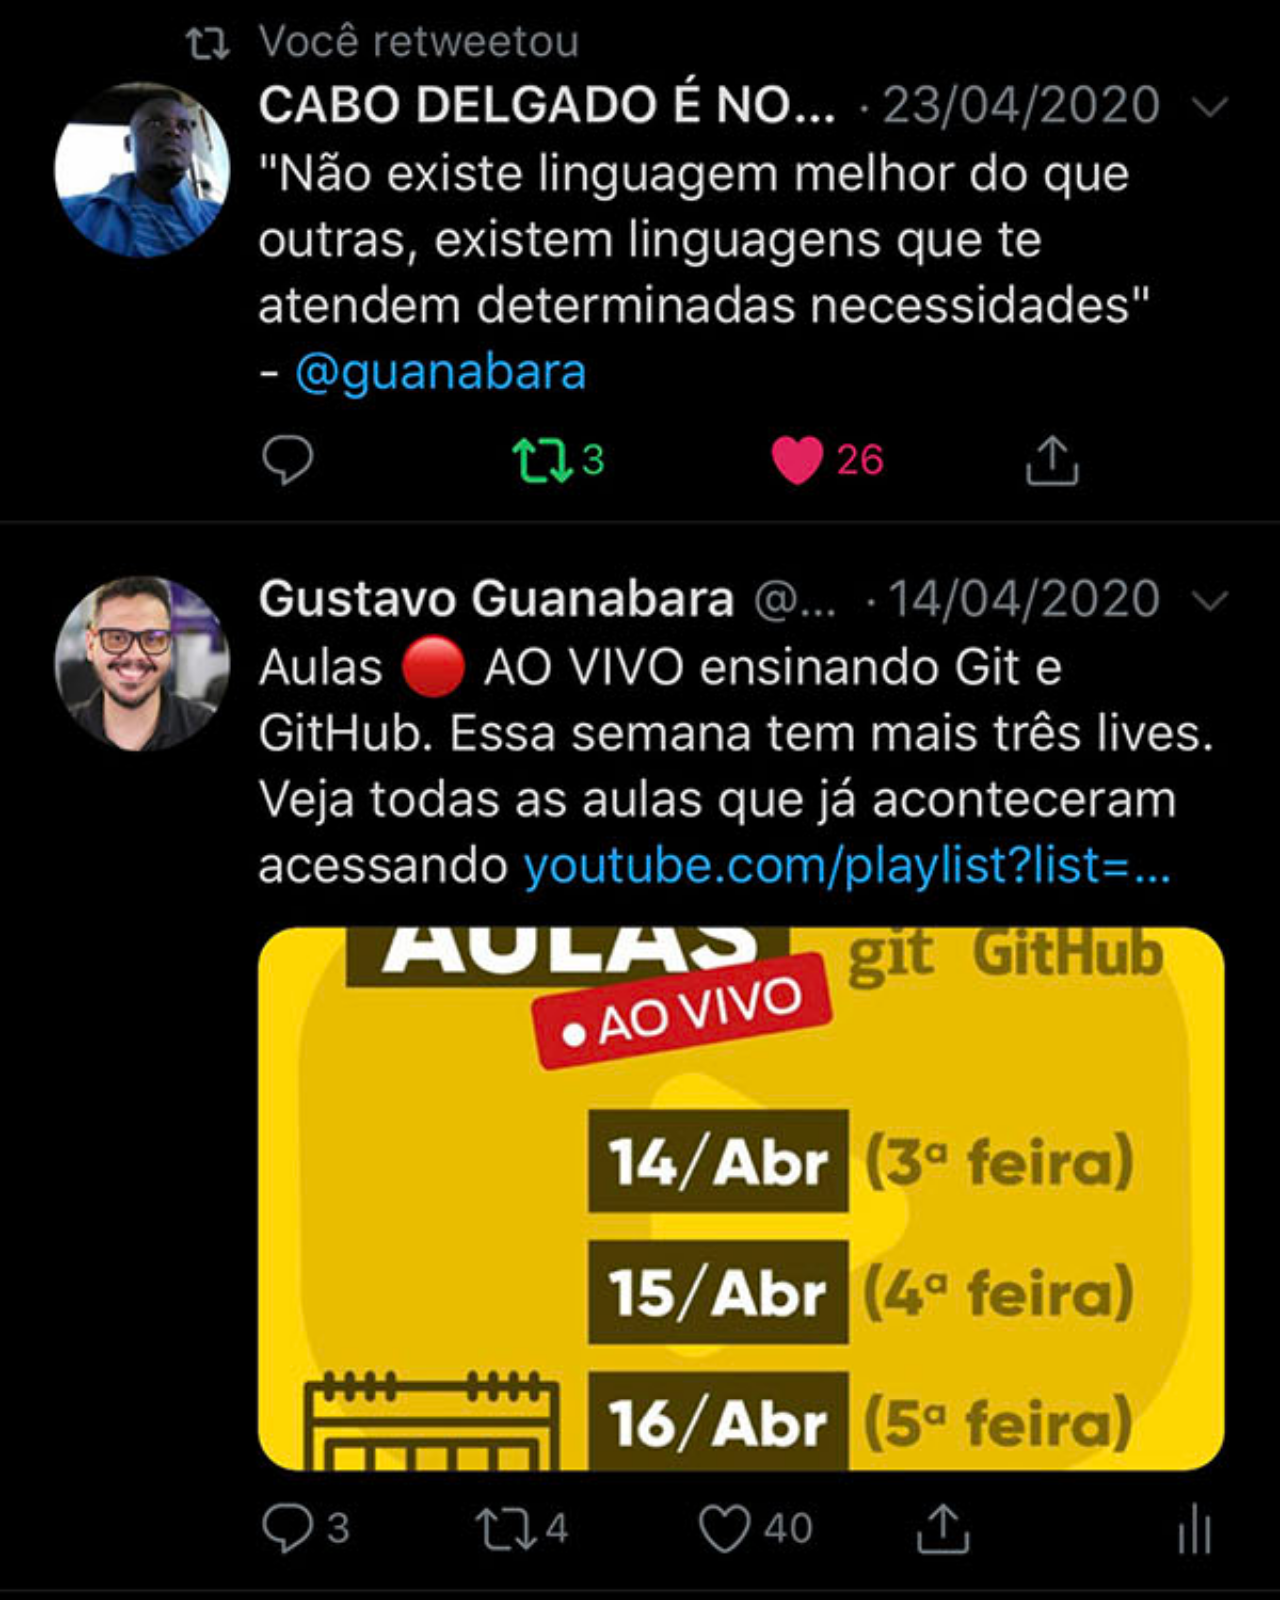
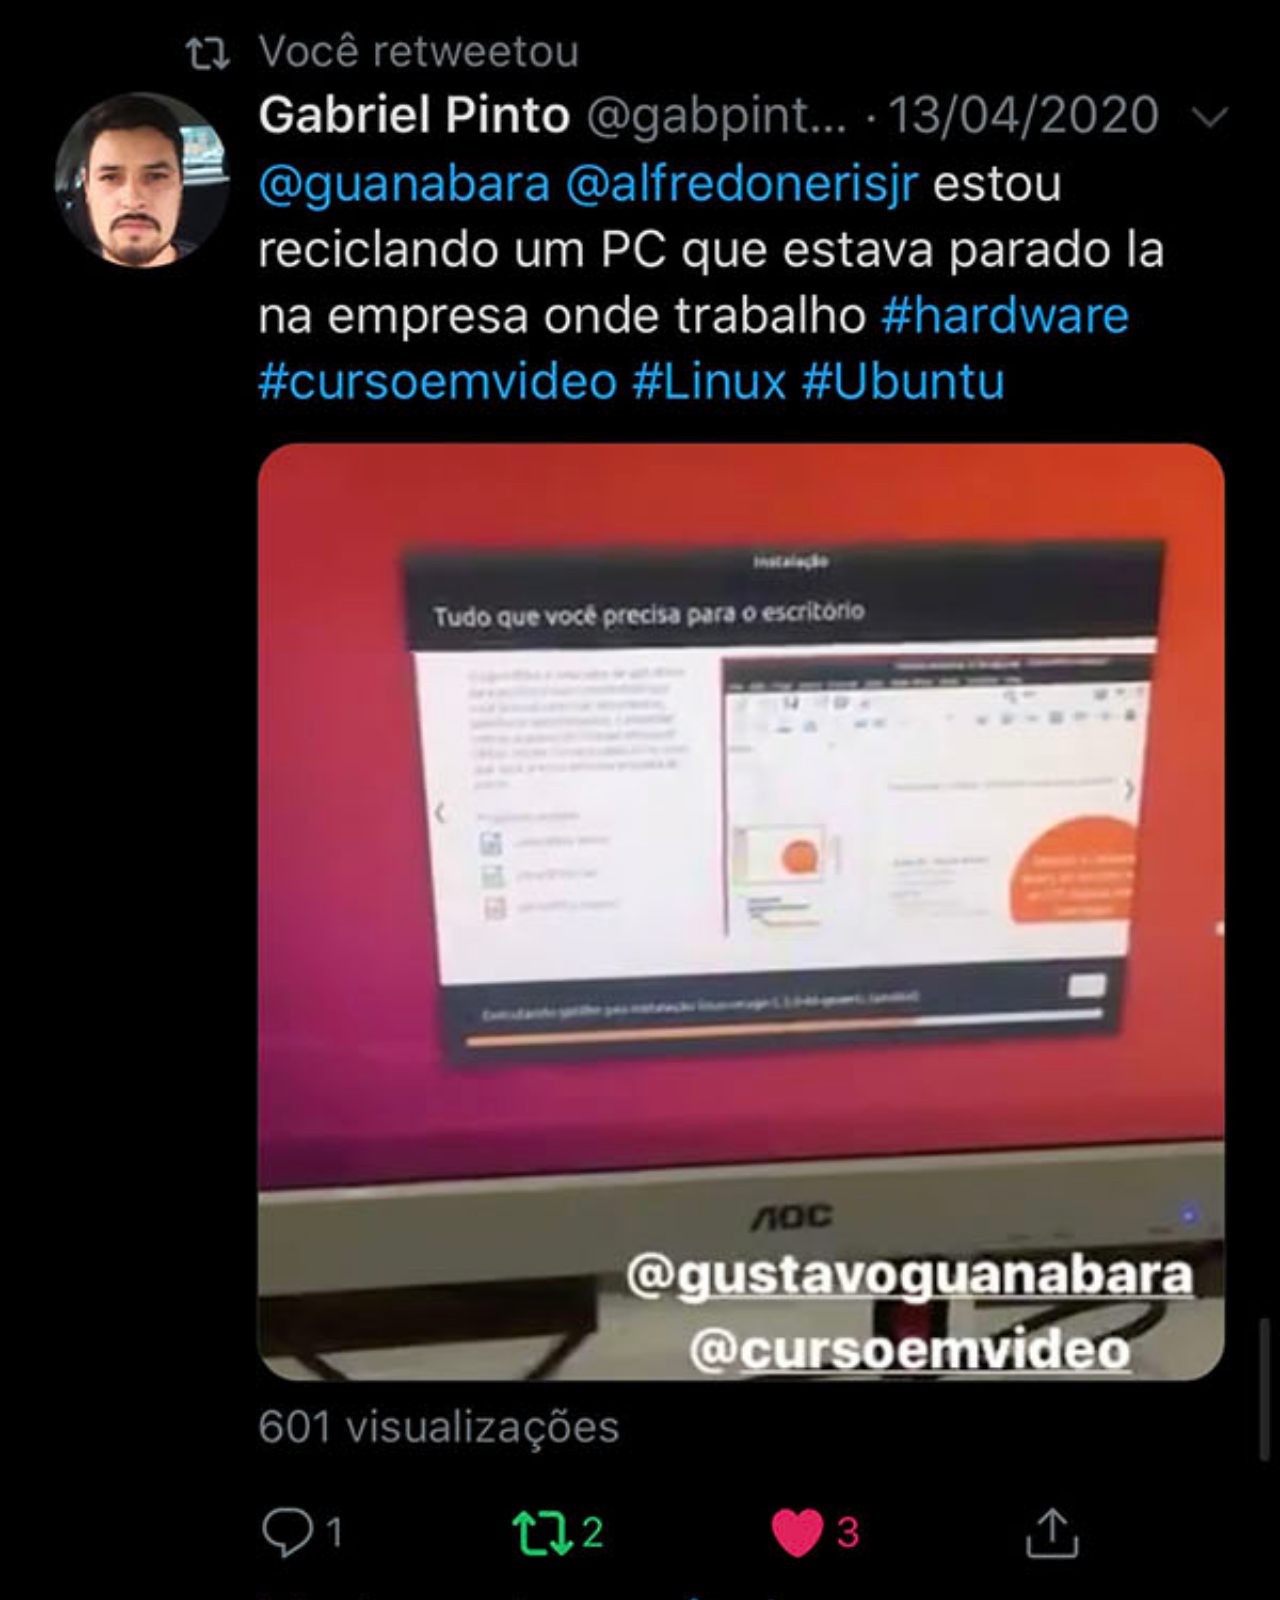
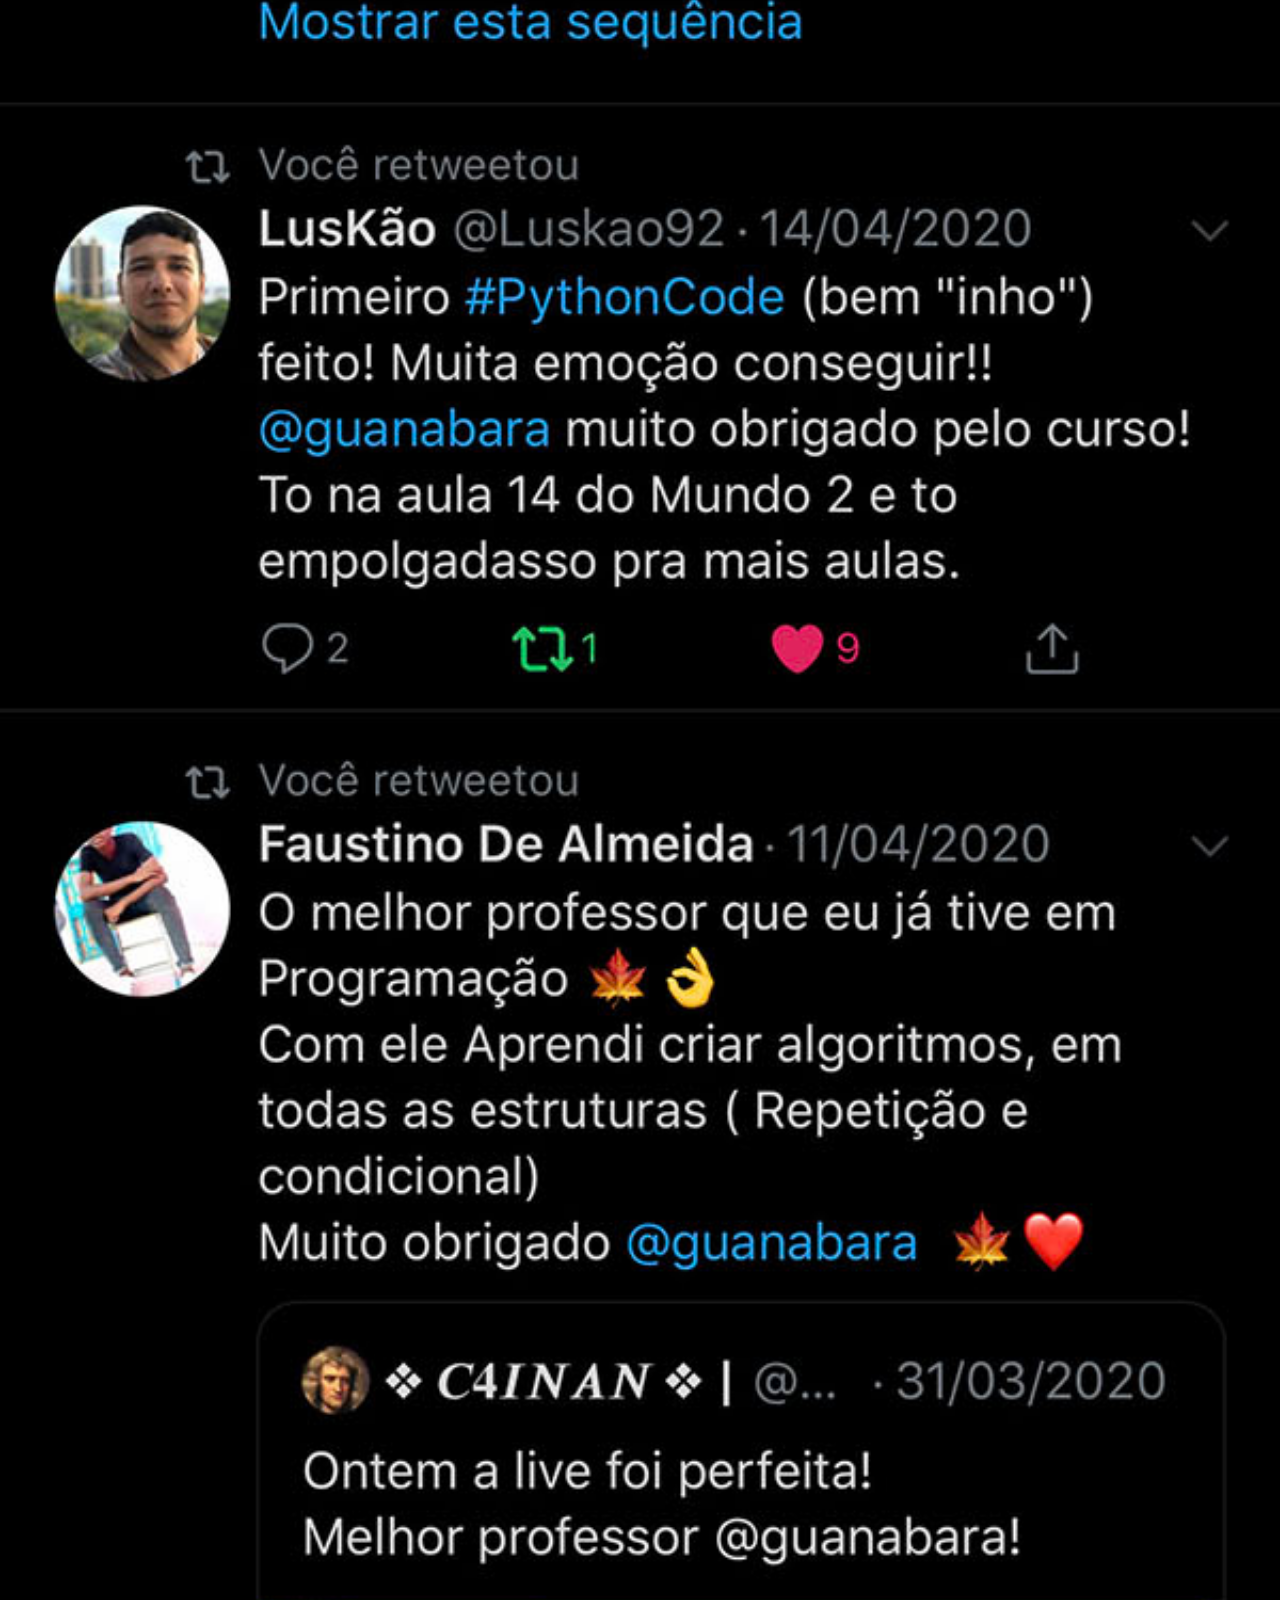
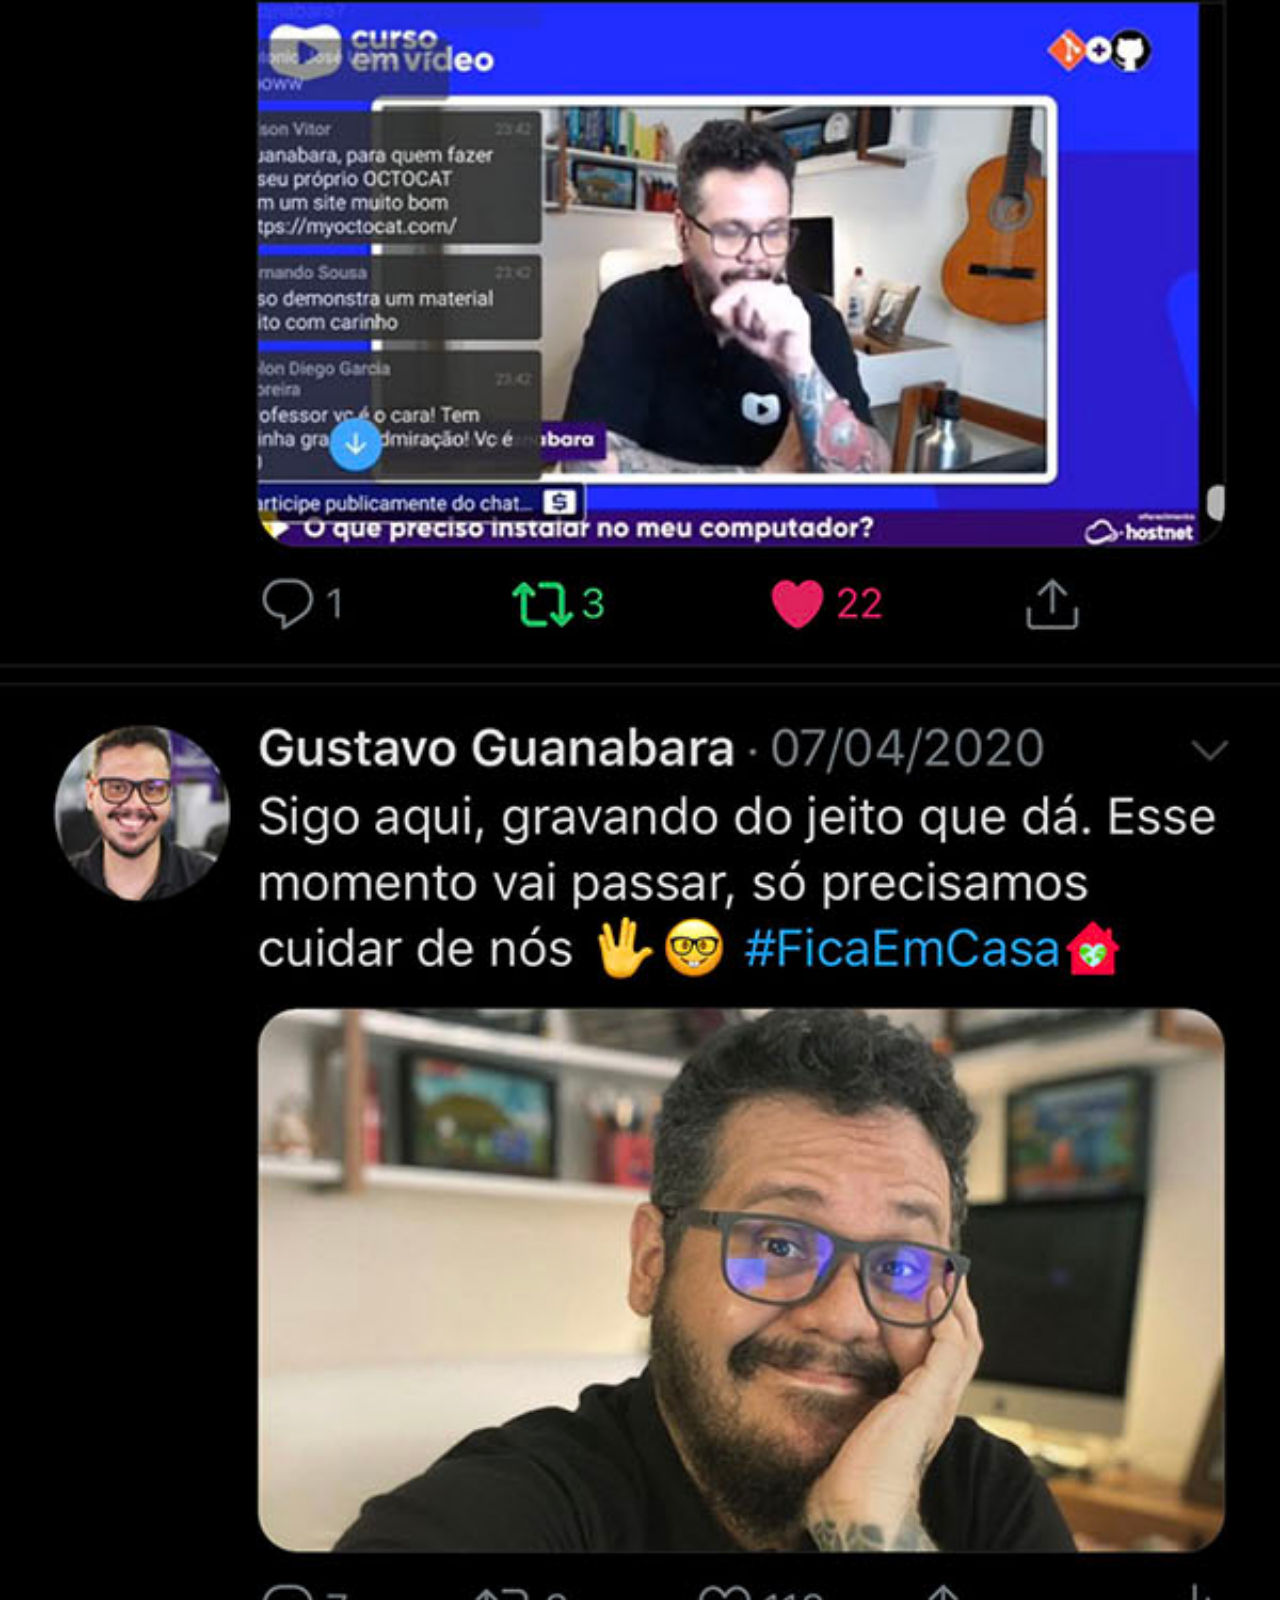
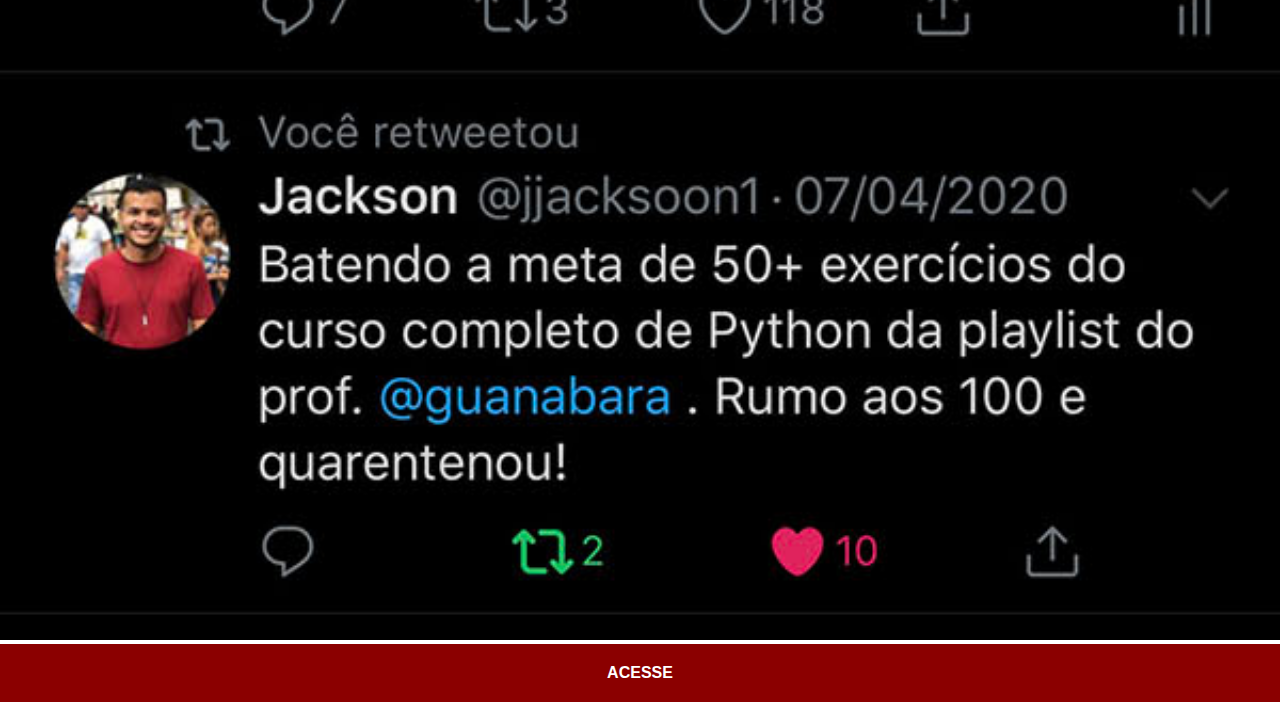
<file: twitter.html>
<!DOCTYPE html>
<html lang="pt-br">
<head>
    <meta charset="UTF-8">
    <meta name="viewport" content="width=device-width, initial-scale=1.0">
    <title>Document</title>
    <link rel="stylesheet" href="estilos/social.css">
</head>
<body>
    <img src="imagens/tela-twitter.jpg" alt="twitter">
    <a href="https://x.com/fxzzyn">ACESSE</a>
</body>
</html>
</file>
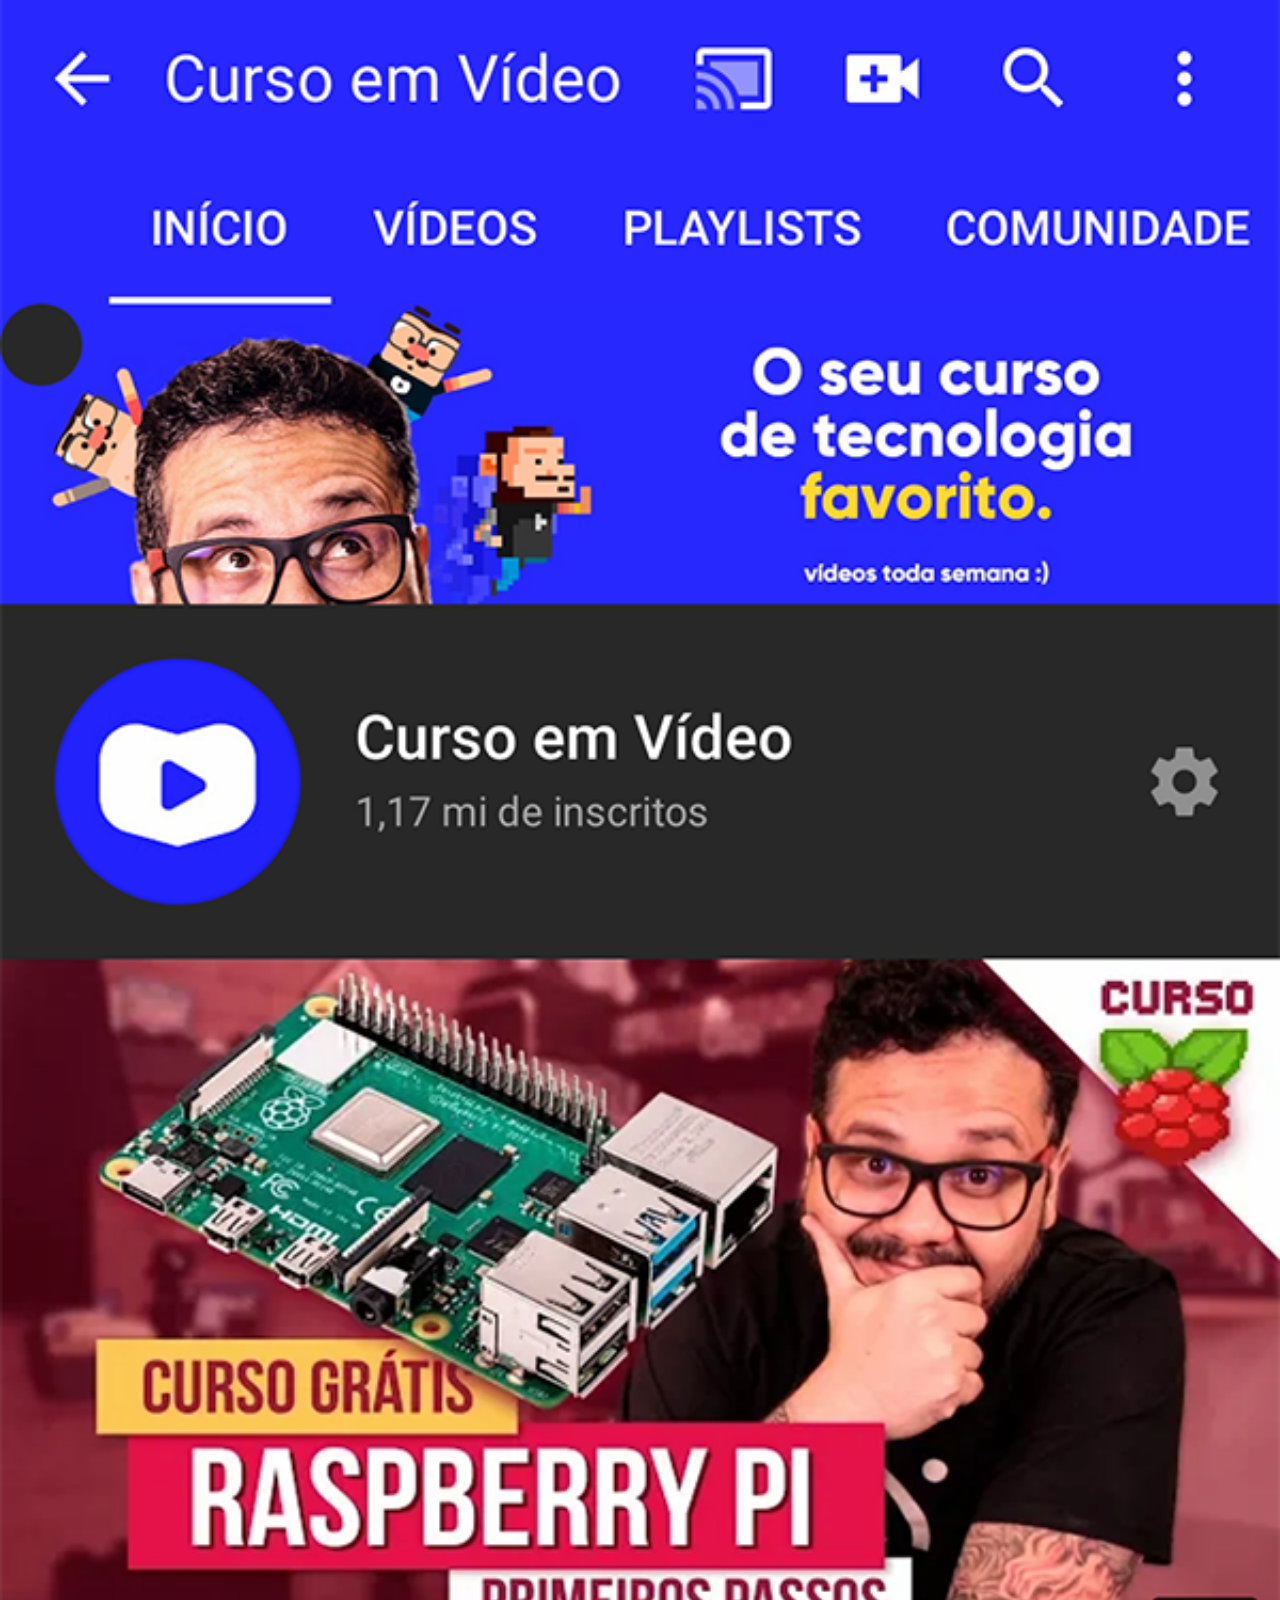
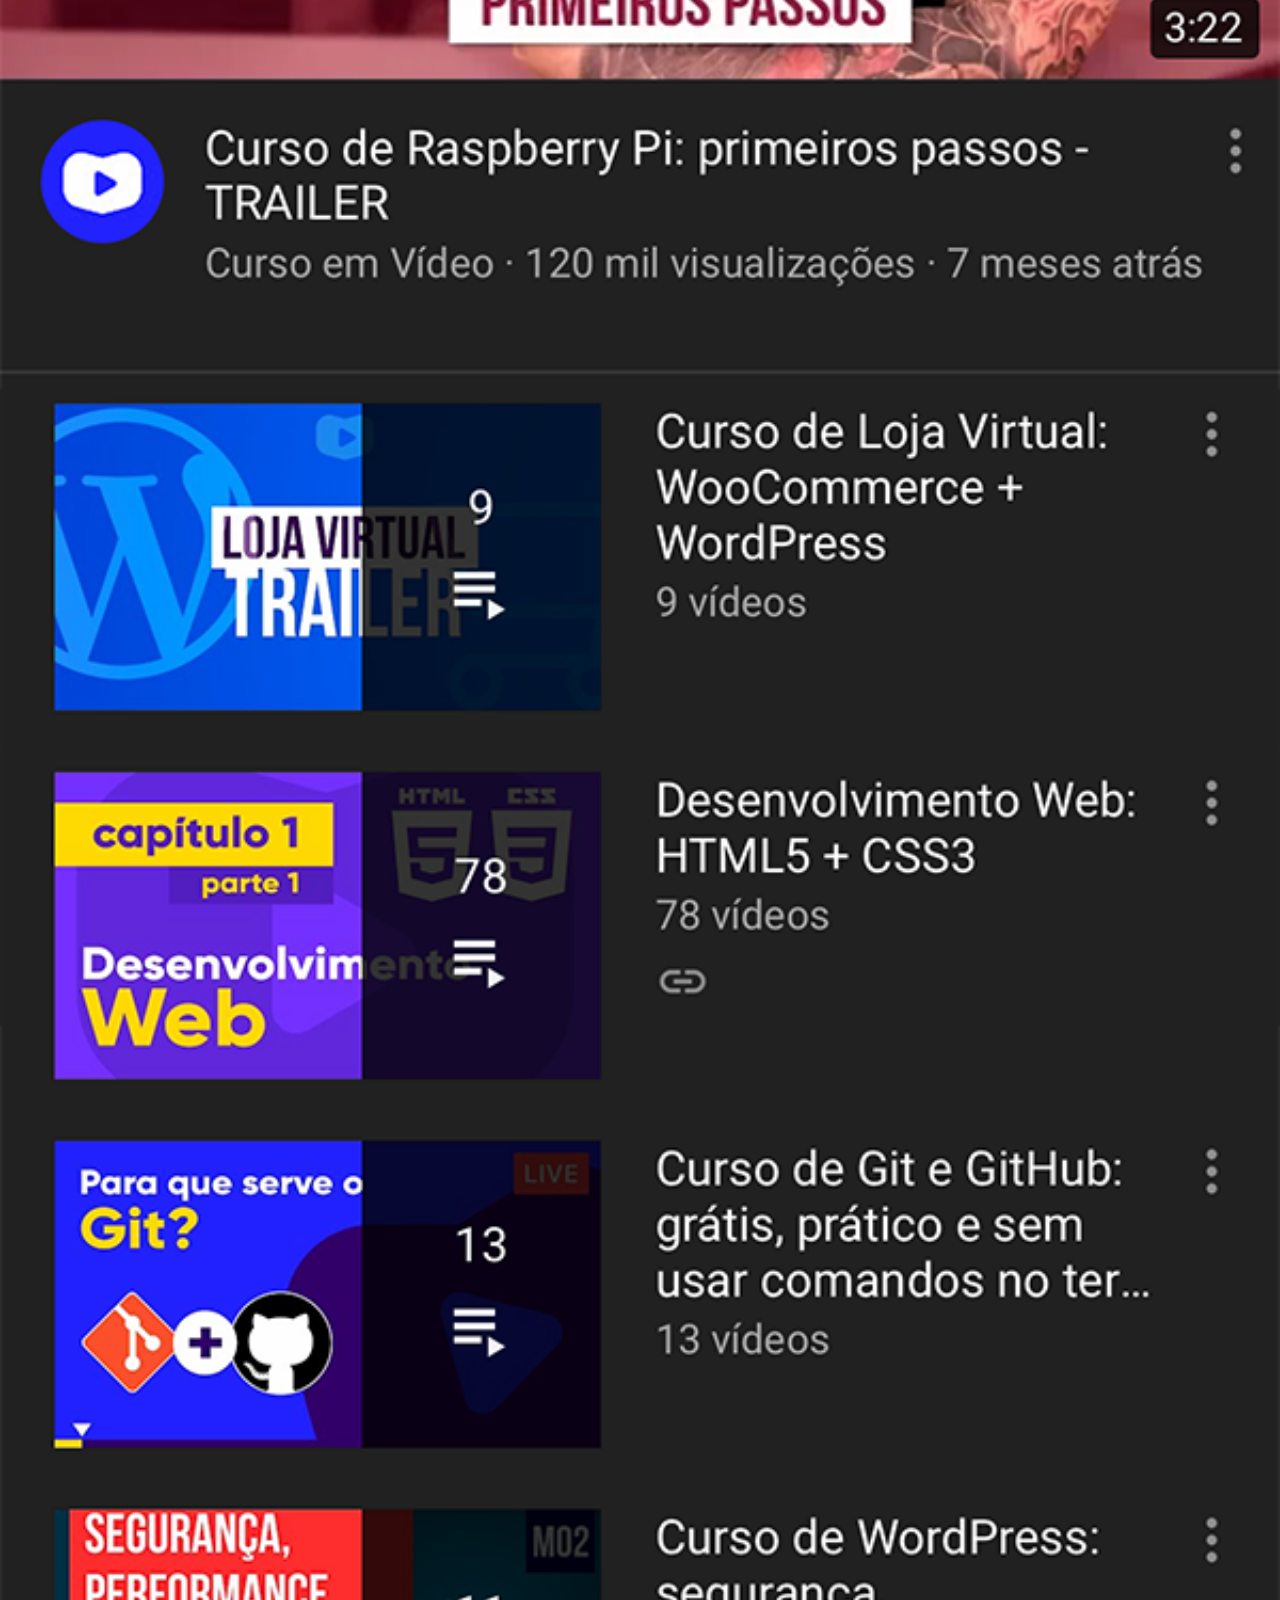
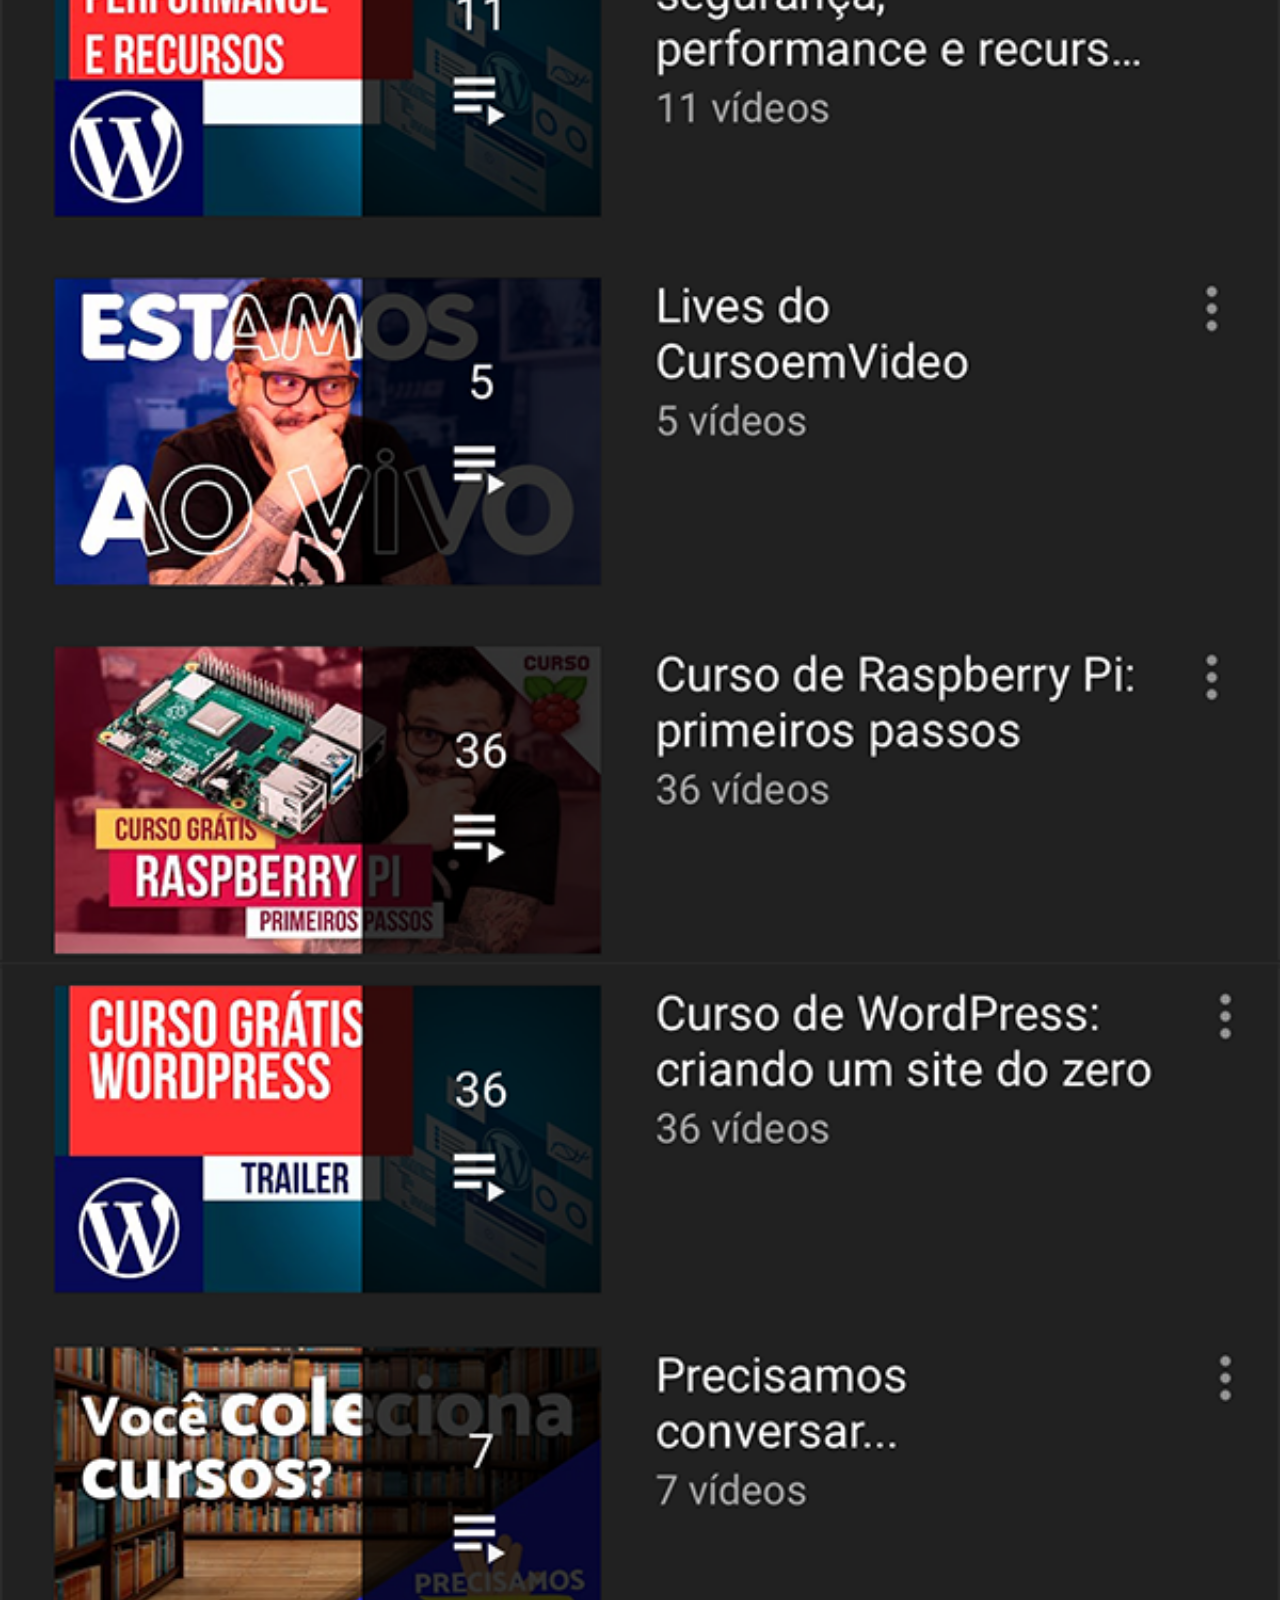
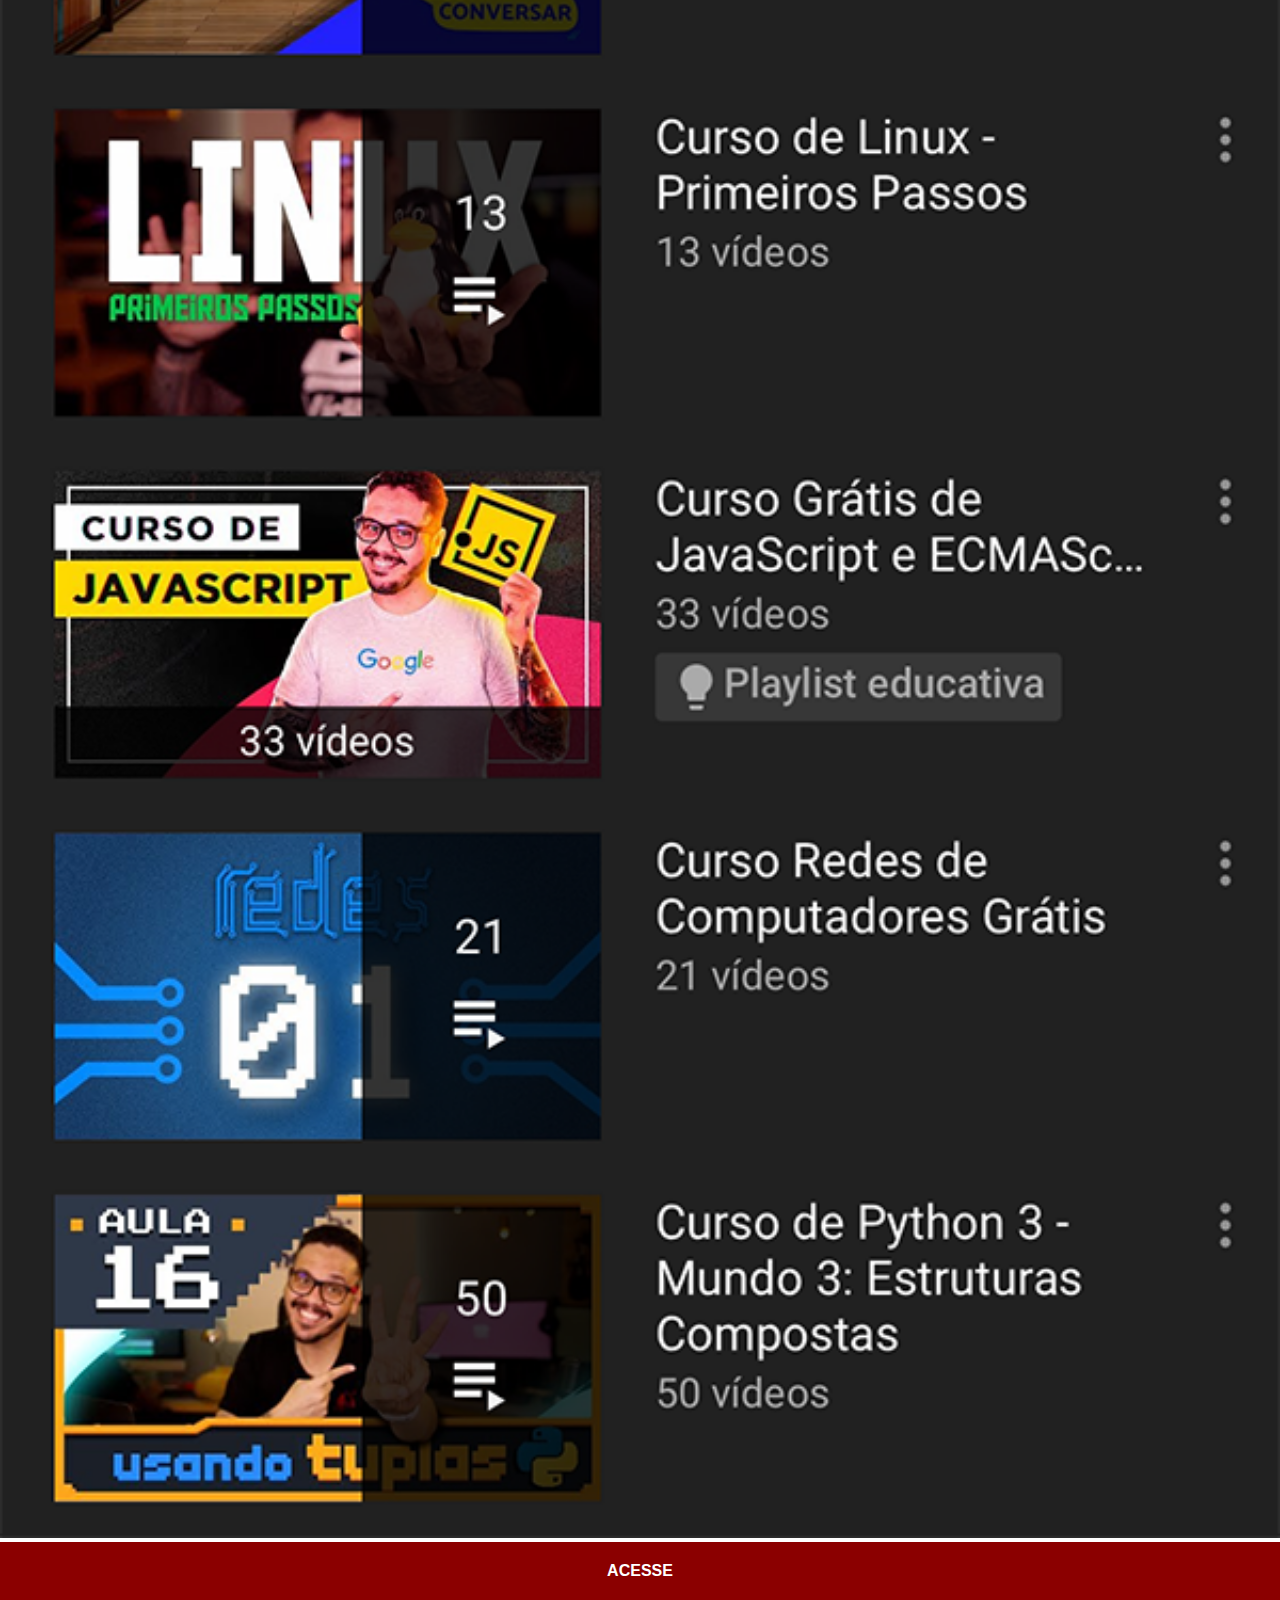
<file: youtube.html>
<!DOCTYPE html>
<html lang="pt-br">
<head>
    <meta charset="UTF-8">
    <meta name="viewport" content="width= , initial-scale=1.0">
    <title>Document</title>
    <link rel="stylesheet" href="estilos/social.css">
</head>
<body>
    <img src="imagens/tela-youtube.png" alt="YouTube">
    <a href="https://www.youtube.com/@Fazzyn" target="_blank">ACESSE</a>
</body>
</html>
</file>
<file: estilos/style.css>
@charset "UTF-8";

*{
    margin: 0px;
    padding: 0px;
    font-family: Arial, Helvetica, sans-serif;
}

html, body{
    height: 100vh;
    width: 100vw;
    background-color: black;
}

body{
    background: url('../imagens/fundo-madeira.jpg') no-repeat top center;
    background-size: cover;
    background-attachment: fixed;
}

main{
    position: relative;
    height: 100vh;
}

section#telefone{
    position: absolute;
    top: 50%;
    left: 50%;
    transform: translate(-50%, -50%);

    height: 627px;
    width: 311px;
    background: url('../imagens/frame-iphone.png') no-repeat;
}

iframe#tela{
    position: relative;
    top: 80px;
    left: 22px;
    height: 471px;
    width: 267px;
}

section#redes-sociais{
    text-align: right;
}

section#redes-sociais img{
    height: 50px;
    width: 50px;
    margin: 10px;
    border-radius: 50%;
    box-shadow: 2px 2px 5px rgba(0, 0, 0, 0.253);
    box-sizing: border-box;
}

section#redes-sociais img:hover{
    border: 2px solid rgba(255, 255, 255, 0.644);
    transform: translate(-3px, -3px);
    box-shadow: 5px 5px 10px rgba(0, 0, 0, 0.522);
    transition: transform .3s;
}
</file>
<file: estilos/social.css>
@charset "UTF-8";

*{
            margin: 0px;
            padding: 0px;
            font-family: Arial, Helvetica, sans-serif;
        }

        ::-webkit-scrollbar{
            height: 0px;
            width: 0px;
        }

        img{
            width: 100vw;
        }

        a{
            display: block;
            background-color: darkred;
            color: white;
            padding: 20px;
            text-align: center;
            font-weight: bold;
            text-decoration: none;
        }

        a:hover{
            background-color: red;
        }
</file>
